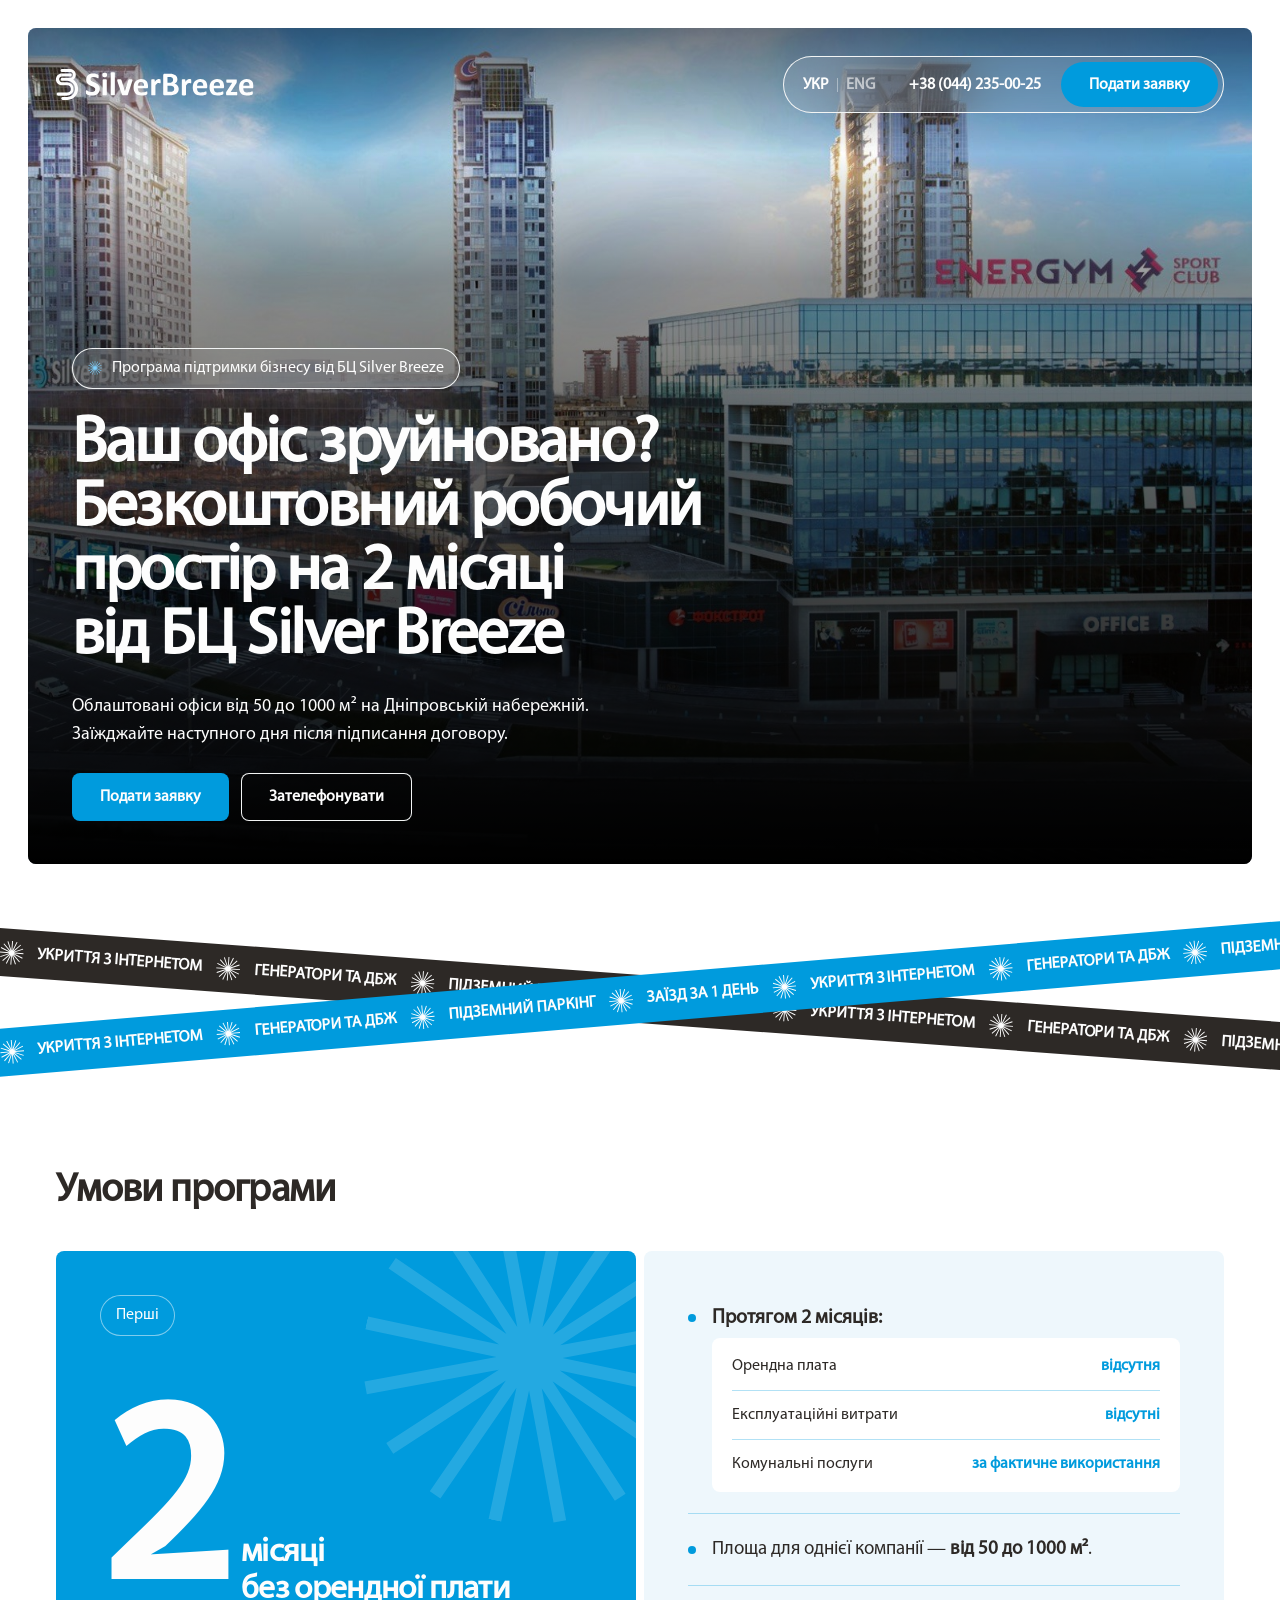
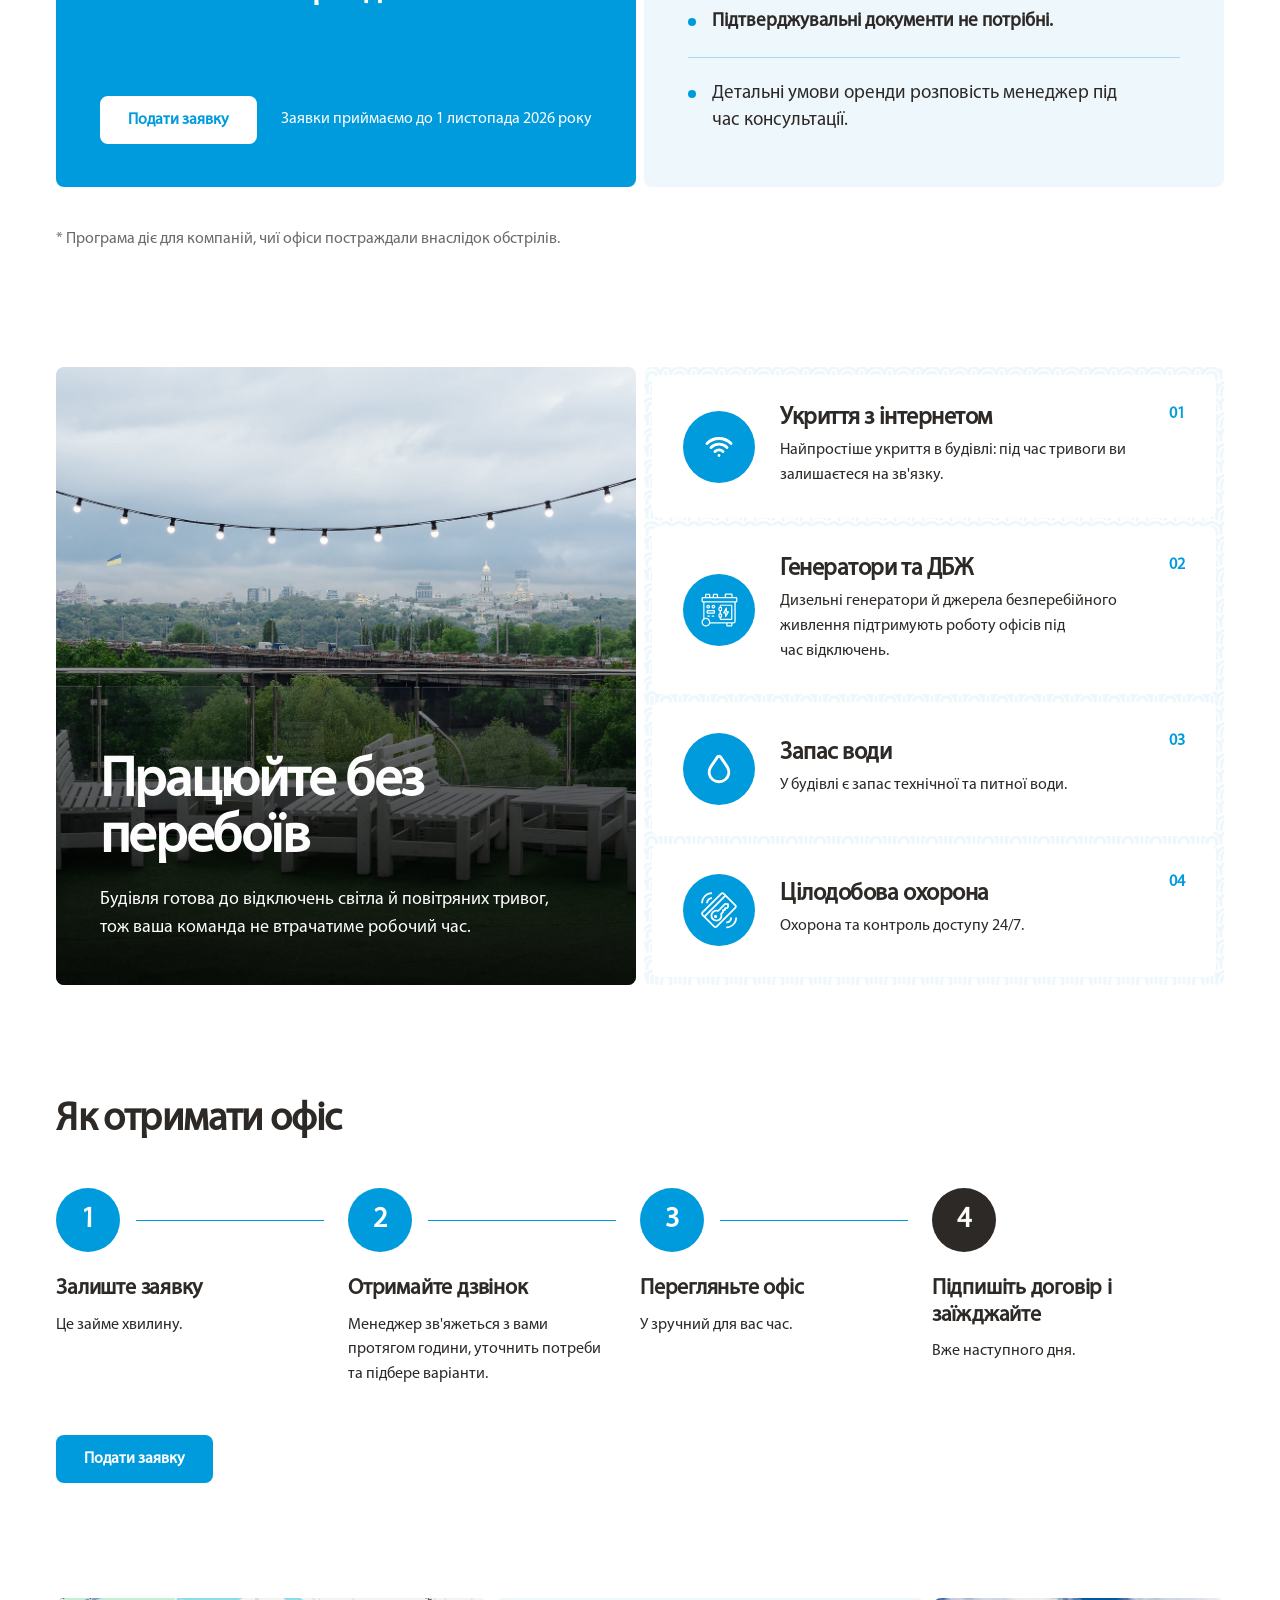
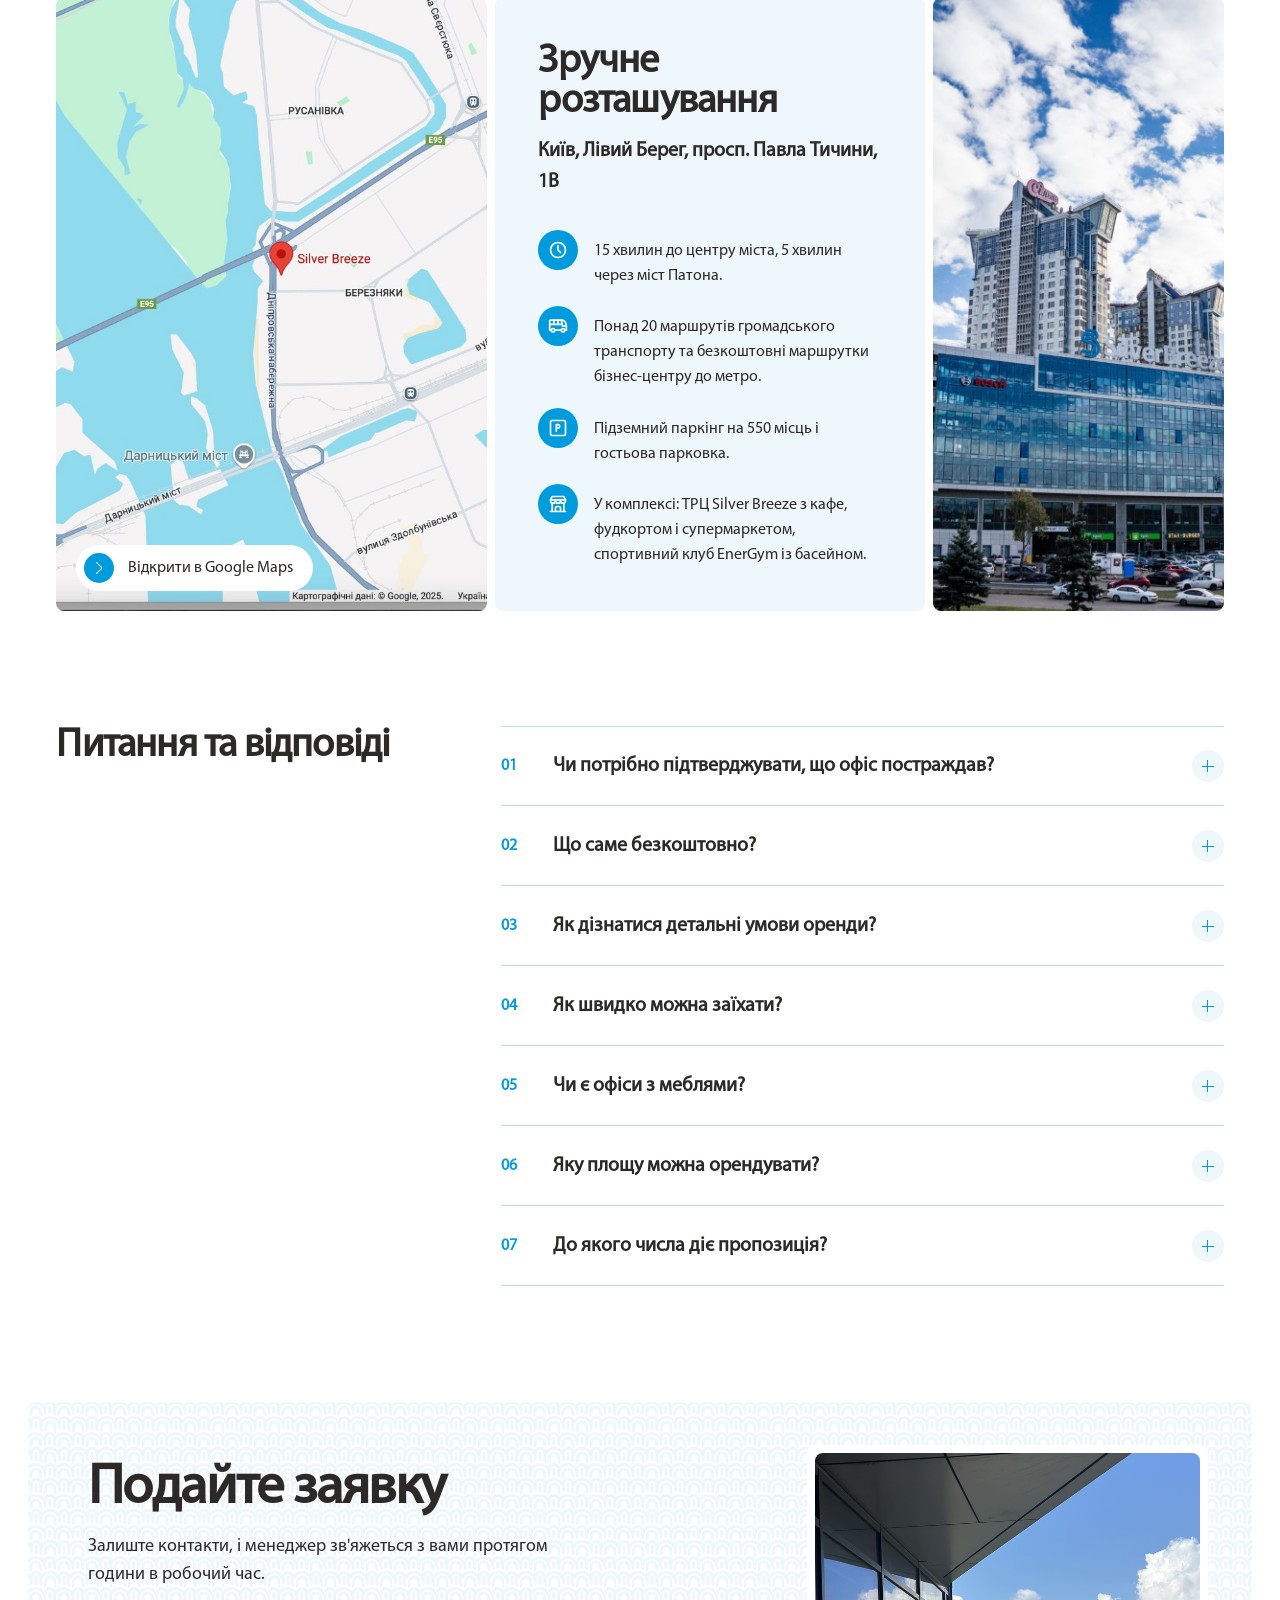
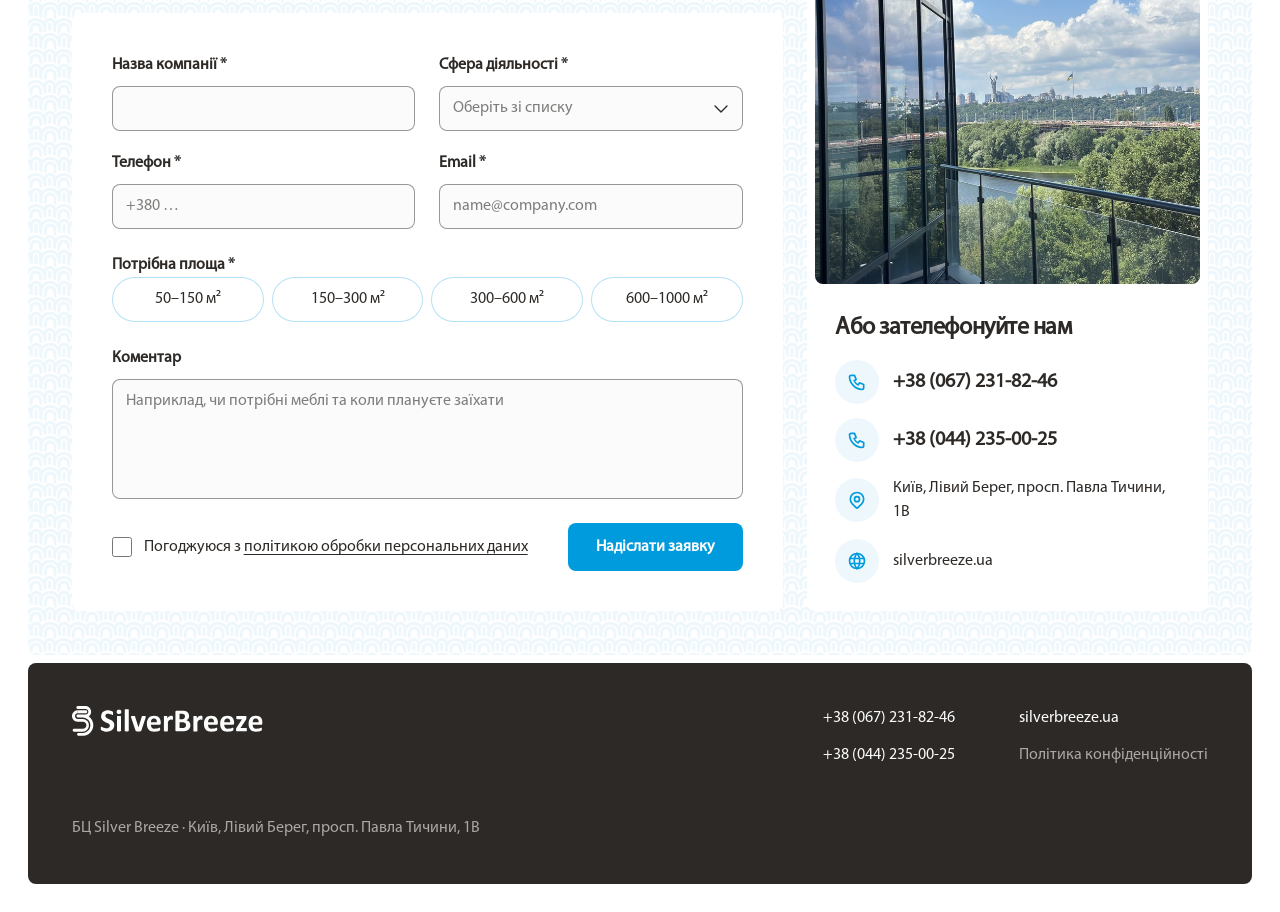
<file: index.html>
<!doctype html>
<html lang="uk">
  <head>
    <meta charset="utf-8" />
    <meta name="viewport" content="width=device-width, initial-scale=1" />
    <title>Silver Breeze — оренда офісів</title>
    <meta name="description" content="Оренда офісів у Silver Breeze, Київ." />
    <link rel="canonical" href="https://SITE_URL/" />
    <link rel="alternate" hreflang="uk" href="https://SITE_URL/" />
    <link rel="alternate" hreflang="en" href="https://SITE_URL/en/" />
    <link rel="alternate" hreflang="x-default" href="https://SITE_URL/" />
    <link rel="icon" href="favicon.ico" sizes="32x32" />
    <link rel="icon" href="assets/favicon/icon.svg" type="image/svg+xml" />
    <link rel="apple-touch-icon" href="assets/favicon/apple-touch-icon.png" />

    <link rel="stylesheet" href="styles/tokens/fonts.css" />
    <link rel="stylesheet" href="styles/tokens/colors.css" />
    <link rel="stylesheet" href="styles/tokens/typography.css" />
    <link rel="stylesheet" href="styles/tokens/spacing.css" />
    <link rel="stylesheet" href="styles/tokens/brand-assets.css" />
    <link rel="stylesheet" href="styles/base.css" />
    <link rel="stylesheet" href="styles/layout.css" />
    <link rel="stylesheet" href="styles/ticker.css" />
    <link rel="stylesheet" href="styles/conditions.css" />
    <link rel="stylesheet" href="styles/uptime.css" />
    <link rel="stylesheet" href="styles/steps.css" />
    <link rel="stylesheet" href="styles/location.css" />
    <link rel="stylesheet" href="styles/faq.css">
    <link rel="stylesheet" href="styles/form.css">
    <link rel="stylesheet" href="styles/footer.css">
    <link rel="stylesheet" href="styles/animations.css" />
    <!-- Meta Pixel Code -->
    <script>
      !function(f,b,e,v,n,t,s)
      {if(f.fbq)return;n=f.fbq=function(){n.callMethod?
      n.callMethod.apply(n,arguments):n.queue.push(arguments)};
      if(!f._fbq)f._fbq=n;n.push=n;n.loaded=!0;n.version='2.0';
      n.queue=[];t=b.createElement(e);t.async=!0;
      t.src=v;s=b.getElementsByTagName(e)[0];
      s.parentNode.insertBefore(t,s)}(window, document,'script',
      'https://connect.facebook.net/en_US/fbevents.js');
      fbq('init', '3673809176104224');
      fbq('track', 'PageView');
    </script>
    <noscript><img height="1" width="1" style="display:none"
      src="https://www.facebook.com/tr?id=3673809176104224&ev=PageView&noscript=1"
    /></noscript>
    <!-- End Meta Pixel Code -->
  </head>
  <body>
    <div class="page">
      <!-- 01–02 Header + hero -->
      <section class="hero" id="top">
        <header class="hero__header">
          <span
            class="sb-logo sb-logo--white"
            role="img"
            aria-label="SilverBreeze"
          ></span>
          <div class="nav-bar">
            <nav class="lang" aria-label="Мова">
              <a href="./" hreflang="uk" aria-current="true">Укр</a>
              <span class="lang__sep" aria-hidden="true"></span>
              <a href="en/" hreflang="en">Eng</a>
            </nav>
            <a class="nav-bar__phone" href="tel:+380442350025"
              >+38 (044) 235-00-25</a
            >
            <a class="btn nav-bar__cta" href="#apply">Подати заявку</a>
          </div>
        </header>
        <div class="hero__body" data-reveal>
          <span class="chip"
            ><span class="chip__icon" aria-hidden="true"></span>Програма
            підтримки бізнесу від БЦ Silver Breeze</span
          >
          <h1>
            Ваш офіс зруйновано? Безкоштовний робочий простір на 2 місяці від
            БЦ Silver Breeze
          </h1>
          <p class="hero__lead">
            Облаштовані офіси від 50 до 1000 м² на Дніпровській набережній.
            Заїжджайте наступного дня після підписання договору.
          </p>
          <div class="hero__actions">
            <a class="btn" href="#apply">Подати заявку</a>
            <a class="btn btn--outline" href="tel:+380442350025"
              >Зателефонувати</a
            >
          </div>
        </div>
      </section>

      <!-- Ticker -->
      <div
        class="ticker"
        role="img"
        aria-label="Заїзд за 1 день · Укриття з інтернетом · Генератори та ДБЖ · Підземний паркінг"
      >
        <div class="ticker__band ticker__band--ink" aria-hidden="true">
          <div class="ticker__track">
            <ul class="ticker__group">
              <li>Заїзд за 1 день</li>
              <li>Укриття з інтернетом</li>
              <li>Генератори та ДБЖ</li>
              <li>Підземний паркінг</li>
            </ul>
          </div>
        </div>
        <div
          class="ticker__band ticker__band--blue ticker__band--reverse"
          aria-hidden="true"
        >
          <div class="ticker__track">
            <ul class="ticker__group">
              <li>Заїзд за 1 день</li>
              <li>Укриття з інтернетом</li>
              <li>Генератори та ДБЖ</li>
              <li>Підземний паркінг</li>
            </ul>
          </div>
        </div>
      </div>

      <!-- 03 Умови програми -->
      <section id="conditions" class="section" data-reveal>
        <div class="section__head">
          <h2 class="section__title">Умови програми</h2>
        </div>
        <div class="conditions__grid">
          <div class="offer">
            <span class="offer__decor" aria-hidden="true"></span>
            <span class="tag">Перші</span>
            <div class="offer__value">
              <span class="offer__num">2</span>
              <span class="offer__unit">місяці<br />без орендної плати</span>
            </div>
            <div class="offer__cta">
              <a class="btn btn--light" href="#apply">Подати заявку</a>
              <span>Заявки приймаємо до 1 листопада 2026 року</span>
            </div>
          </div>
          <ul class="terms">
            <li>
              <div class="terms__body">
                <span class="terms__title">Протягом 2 місяців:</span>
                <dl class="terms__dl">
                  <div>
                    <dt>Орендна плата</dt>
                    <dd>відсутня</dd>
                  </div>
                  <div>
                    <dt>Експлуатаційні витрати</dt>
                    <dd>відсутні</dd>
                  </div>
                  <div>
                    <dt>Комунальні послуги</dt>
                    <dd>за фактичне використання</dd>
                  </div>
                </dl>
              </div>
            </li>
            <li>
              <span
                >Площа для однієї компанії —
                <strong>від 50 до 1000 м²</strong>.</span
              >
            </li>
            <li>
              <span
                ><strong>Підтверджувальні документи не потрібні.</strong></span
              >
            </li>
            <li>
              <span
                >Детальні умови оренди розповість менеджер під час
                консультації.</span
              >
            </li>
          </ul>
        </div>
        <p class="section__note">* Програма діє для компаній, чиї офіси постраждали внаслідок обстрілів.</p>
      </section>

      <!-- 05 Робота без перебоїв -->
      <section id="uptime" class="section" data-reveal>
        <div class="uptime__photo">
          <div class="uptime__text">
            <h2>Працюйте без перебоїв</h2>
            <p>
              Будівля готова до відключень світла й повітряних тривог, тож ваша
              команда не втрачатиме робочий час.
            </p>
          </div>
        </div>
        <ol class="uptime__list sb-pattern">
          <li class="feature">
            <span class="icon-disc" aria-hidden="true"
              ><span class="icon-disc__glyph icon-disc__glyph--wifi"></span
            ></span>
            <div class="feature__body">
              <h3>Укриття з інтернетом</h3>
              <p>
                Найпростіше укриття в будівлі: під час тривоги ви залишаєтеся на
                зв'язку.
              </p>
            </div>
            <span class="feature__num">01</span>
          </li>
          <li class="feature">
            <span class="icon-disc" aria-hidden="true"
              ><span class="sb-ficon sb-ficon--generator"></span
            ></span>
            <div class="feature__body">
              <h3>Генератори та ДБЖ</h3>
              <p>
                Дизельні генератори й джерела безперебійного живлення
                підтримують роботу офісів під час відключень.
              </p>
            </div>
            <span class="feature__num">02</span>
          </li>
          <li class="feature">
            <span class="icon-disc" aria-hidden="true"
              ><span class="icon-disc__glyph icon-disc__glyph--droplet"></span
            ></span>
            <div class="feature__body">
              <h3>Запас води</h3>
              <p>У будівлі є запас технічної та питної води.</p>
            </div>
            <span class="feature__num">03</span>
          </li>
          <li class="feature">
            <span class="icon-disc" aria-hidden="true"
              ><span class="sb-ficon sb-ficon--keycard"></span
            ></span>
            <div class="feature__body">
              <h3>Цілодобова охорона</h3>
              <p>Охорона та контроль доступу 24/7.</p>
            </div>
            <span class="feature__num">04</span>
          </li>
        </ol>
      </section>

      <!-- 06 Як отримати офіс -->
      <section id="steps" class="section" data-reveal>
        <h2 class="section__title">Як отримати офіс</h2>
        <ol class="steps__list">
          <li class="step">
            <div class="step__marker" aria-hidden="true"></div>
            <div class="step__body">
              <h3>Залиште заявку</h3>
              <p>Це займе хвилину.</p>
            </div>
          </li>
          <li class="step">
            <div class="step__marker" aria-hidden="true"></div>
            <div class="step__body">
              <h3>Отримайте дзвінок</h3>
              <p>
                Менеджер зв'яжеться з вами протягом години, уточнить потреби та
                підбере варіанти.
              </p>
            </div>
          </li>
          <li class="step">
            <div class="step__marker" aria-hidden="true"></div>
            <div class="step__body">
              <h3>Перегляньте офіс</h3>
              <p>У зручний для вас час.</p>
            </div>
          </li>
          <li class="step">
            <div class="step__marker" aria-hidden="true"></div>
            <div class="step__body">
              <h3>Підпишіть договір і заїжджайте</h3>
              <p>Вже наступного дня.</p>
            </div>
          </li>
        </ol>
        <div><a class="btn" href="#apply">Подати заявку</a></div>
      </section>

      <!-- 07 Розташування -->
      <section id="location" class="section" data-reveal>
        <a
          class="location__map"
          href="https://www.google.com/maps/search/?api=1&amp;query=Silver+Breeze+%D0%9A%D0%B8%D1%97%D0%B2+%D0%BF%D1%80%D0%BE%D1%81%D0%BF.+%D0%9F%D0%B0%D0%B2%D0%BB%D0%B0+%D0%A2%D0%B8%D1%87%D0%B8%D0%BD%D0%B8+1%D0%92"
          target="_blank"
          rel="noopener"
          aria-label="Відкрити в Google Maps"
        >
          <span class="location__map-link">
            <span class="circle-arrow" aria-hidden="true"
              ><span class="sb-uicon sb-uicon--arrow"></span
            ></span>
            Відкрити в Google Maps
          </span>
        </a>
        <div class="location__info">
          <div class="location__title">
            <h2 class="section__title">Зручне розташування</h2>
            <span class="location__address">Київ, Лівий Берег, просп. Павла Тичини, 1В</span>
          </div>
          <ul class="location__list">
            <li>
              <span class="icon-disc icon-disc--sm" aria-hidden="true"
                ><span class="icon-disc__glyph icon-disc__glyph--clock"></span
              ></span>
              <span
                >15 хвилин до центру міста, 5 хвилин через міст Патона.</span
              >
            </li>
            <li>
              <span class="icon-disc icon-disc--sm" aria-hidden="true"
                ><span class="icon-disc__glyph icon-disc__glyph--bus"></span
              ></span>
              <span
                >Понад 20 маршрутів громадського транспорту та безкоштовні
                маршрутки бізнес-центру до метро.</span
              >
            </li>
            <li>
              <span class="icon-disc icon-disc--sm" aria-hidden="true"
                ><span class="icon-disc__glyph icon-disc__glyph--parking"></span
              ></span>
              <span>Підземний паркінг на 550 місць і гостьова парковка.</span>
            </li>
            <li>
              <span class="icon-disc icon-disc--sm" aria-hidden="true"
                ><span class="icon-disc__glyph icon-disc__glyph--store"></span
              ></span>
              <span
                >У комплексі: ТРЦ Silver Breeze з кафе, фудкортом і
                супермаркетом, спортивний клуб EnerGym із басейном.</span
              >
            </li>
          </ul>
        </div>
        <div class="location__photo" aria-hidden="true"></div>
      </section>

      <!-- 08 FAQ -->
      <section id="faq" class="section" data-reveal>
      <h2 class="section__title">Питання та відповіді</h2>
      <div class="faq__list">
        <details class="faq__item">
          <summary><span class="faq__q">Чи потрібно підтверджувати, що офіс постраждав?</span><span class="faq__toggle" aria-hidden="true"></span></summary>
          <p class="faq__answer">Ні, документи не потрібні.</p>
        </details>
        <details class="faq__item">
          <summary><span class="faq__q">Що саме безкоштовно?</span><span class="faq__toggle" aria-hidden="true"></span></summary>
          <p class="faq__answer">Перші два місяці орендна плата та експлуатаційні витрати відсутні. Комунальні послуги — за фактичне використання.</p>
        </details>
        <details class="faq__item">
          <summary><span class="faq__q">Як дізнатися детальні умови оренди?</span><span class="faq__toggle" aria-hidden="true"></span></summary>
          <p class="faq__answer">Залиште заявку, і менеджер зателефонує вам протягом години та розповість усе про вартість і строки договору.</p>
        </details>
        <details class="faq__item">
          <summary><span class="faq__q">Як швидко можна заїхати?</span><span class="faq__toggle" aria-hidden="true"></span></summary>
          <p class="faq__answer">Наступного дня після підписання договору.</p>
        </details>
        <details class="faq__item">
          <summary><span class="faq__q">Чи є офіси з меблями?</span><span class="faq__toggle" aria-hidden="true"></span></summary>
          <p class="faq__answer">Так, меблі надамо за домовленістю.</p>
        </details>
        <details class="faq__item">
          <summary><span class="faq__q">Яку площу можна орендувати?</span><span class="faq__toggle" aria-hidden="true"></span></summary>
          <p class="faq__answer">Від 50 до 1000 м² для однієї компанії.</p>
        </details>
        <details class="faq__item">
          <summary><span class="faq__q">До якого числа діє пропозиція?</span><span class="faq__toggle" aria-hidden="true"></span></summary>
          <p class="faq__answer">Заявки приймаємо до 1 листопада 2026 року або доки не буде розподілено всі 4000 м².</p>
        </details>
      </div>
    </section>

      <!-- 09 Форма заявки -->
      <section id="apply" class="sb-pattern" data-reveal>
      <div class="apply__main">
        <div class="apply__intro">
          <h2>Подайте заявку</h2>
          <p>Залиште контакти, і менеджер зв'яжеться з вами протягом години в робочий час.</p>
        </div>
        <div class="apply__card">
          <form id="lead-form" novalidate
          data-msg-company="Вкажіть назву компанії"
          data-msg-sphere="Оберіть сферу діяльності"
          data-msg-phone="Вкажіть телефон у форматі +380XXXXXXXXX"
          data-msg-email="Перевірте адресу електронної пошти"
          data-msg-area="Оберіть потрібну площу"
          data-msg-consent="Потрібна згода на обробку персональних даних"
          data-msg-sending="Надсилаємо…"
          data-msg-error="Не вдалося надіслати. Спробуйте ще раз або зателефонуйте нам."
          data-msg-unconfigured="Форма тимчасово недоступна. Зателефонуйте нам: +38 (044) 235-00-25."
          >
            <div class="form__grid">
          <div class="field" data-field="company">
            <label class="field__label" for="f-company">Назва компанії *</label>
            <input class="input" id="f-company" name="company" type="text" autocomplete="organization" aria-describedby="e-company" />
            <span class="field__error" id="e-company"></span>
          </div>
              <div class="field" data-field="sphere">
                <label class="field__label" for="f-sphere">Сфера діяльності *</label>
                <span class="select">
                  <select class="input" id="f-sphere" name="sphere" required aria-describedby="e-sphere">
                    <option value="" disabled selected>Оберіть зі списку</option>
                <option value="IT і технології">IT і технології</option>
                <option value="Професійні послуги">Професійні послуги</option>
                <option value="Торгівля">Торгівля</option>
                <option value="Виробництво">Виробництво</option>
                <option value="Громадська чи міжнародна організація">Громадська чи міжнародна організація</option>
                <option value="Інше">Інше</option>
                  </select>
                </span>
                <span class="field__error" id="e-sphere"></span>
              </div>
          <div class="field" data-field="phone">
            <label class="field__label" for="f-phone">Телефон *</label>
            <input class="input" id="f-phone" name="phone" type="tel" placeholder="+380 …" autocomplete="tel" aria-describedby="e-phone" />
            <span class="field__error" id="e-phone"></span>
          </div>
          <div class="field" data-field="email">
            <label class="field__label" for="f-email">Email *</label>
            <input class="input" id="f-email" name="email" type="email" placeholder="name@company.com" autocomplete="email" aria-describedby="e-email" />
            <span class="field__error" id="e-email"></span>
          </div>
            </div>
            <fieldset class="field" data-field="area" aria-describedby="e-area">
              <legend class="field__label">Потрібна площа *</legend>
              <div class="pills">
              <label class="pill"><input type="radio" name="area" value="50–150 м²" /><span>50–150 м²</span></label>
              <label class="pill"><input type="radio" name="area" value="150–300 м²" /><span>150–300 м²</span></label>
              <label class="pill"><input type="radio" name="area" value="300–600 м²" /><span>300–600 м²</span></label>
              <label class="pill"><input type="radio" name="area" value="600–1000 м²" /><span>600–1000 м²</span></label>
              </div>
              <span class="field__error" id="e-area"></span>
            </fieldset>
            <div class="field">
              <label class="field__label" for="f-comment">Коментар</label>
              <textarea class="input" id="f-comment" name="comment" placeholder="Наприклад, чи потрібні меблі та коли плануєте заїхати"></textarea>
            </div>
            <!-- honeypot: hidden from humans, bots fill it -->
            <input class="hp" name="website" type="text" tabindex="-1" autocomplete="off" aria-hidden="true" />
            <div class="form__footer">
              <div class="consent" data-field="consent">
                <label><input type="checkbox" name="consent" value="yes" aria-describedby="e-consent" /><span>Погоджуюся з <a href="https://silverbreeze.ua/polityka-konfidenczijnosti/" target="_blank" rel="noopener">політикою обробки персональних даних</a></span></label>
                <span class="field__error" id="e-consent"></span>
              </div>
              <button class="btn" type="submit">Надіслати заявку</button>
            </div>
            <p class="form__status" role="alert"></p>
          </form>
          <div class="form__done" id="lead-done" tabindex="-1" role="status" hidden>
            <span class="circle-arrow" aria-hidden="true"><span class="sb-uicon sb-uicon--arrow"></span></span>
            <strong>Дякуємо! Заявку отримано.</strong>
            <span>Менеджер зателефонує вам протягом години.</span>
          </div>
        </div>
      </div>
      <aside class="apply__side">
        <div class="apply__photo" aria-hidden="true"></div>
        <div class="apply__contacts">
          <h3>Або зателефонуйте нам</h3>
          <ul class="contact-list">
            <li><span class="icon-disc icon-disc--md icon-disc--soft" aria-hidden="true"><span class="icon-disc__glyph icon-disc__glyph--phone"></span></span><a class="contact-list__phone" href="tel:+380672318246">+38 (067) 231-82-46</a></li>
            <li><span class="icon-disc icon-disc--md icon-disc--soft" aria-hidden="true"><span class="icon-disc__glyph icon-disc__glyph--phone"></span></span><a class="contact-list__phone" href="tel:+380442350025">+38 (044) 235-00-25</a></li>
            <li><span class="icon-disc icon-disc--md icon-disc--soft" aria-hidden="true"><span class="icon-disc__glyph icon-disc__glyph--pin"></span></span><span>Київ, Лівий Берег, просп. Павла Тичини, 1В</span></li>
            <li><span class="icon-disc icon-disc--md icon-disc--soft" aria-hidden="true"><span class="icon-disc__glyph icon-disc__glyph--world"></span></span><a href="https://silverbreeze.ua" target="_blank" rel="noopener">silverbreeze.ua</a></li>
          </ul>
        </div>
      </aside>
    </section>

      <!-- 10 Footer -->
      <footer class="footer">
        <div class="footer__top">
          <span class="sb-logo sb-logo--white" role="img" aria-label="SilverBreeze"></span>
          <div class="footer__cols">
            <div class="footer__col">
              <a href="tel:+380672318246">+38 (067) 231-82-46</a>
              <a href="tel:+380442350025">+38 (044) 235-00-25</a>
            </div>
            <div class="footer__col">
              <a href="https://silverbreeze.ua" target="_blank" rel="noopener">silverbreeze.ua</a>
              <a class="footer__muted" href="https://silverbreeze.ua/polityka-konfidenczijnosti/" target="_blank" rel="noopener">Політика конфіденційності</a>
            </div>
          </div>
        </div>
        <span class="footer__address">БЦ Silver Breeze · Київ, Лівий Берег, просп. Павла Тичини, 1В</span>
      </footer>
    </div>

    <div class="sticky-bar">
      <a class="btn" href="#apply">Подати заявку</a>
      <a class="sticky-bar__call" href="tel:+380442350025">Зателефонувати</a>
    </div>

    <script src="js/config.js"></script>
    <script src="js/animations.js" defer></script>
    <script src="js/form.js" defer></script>
  </body>
</html>
</file>
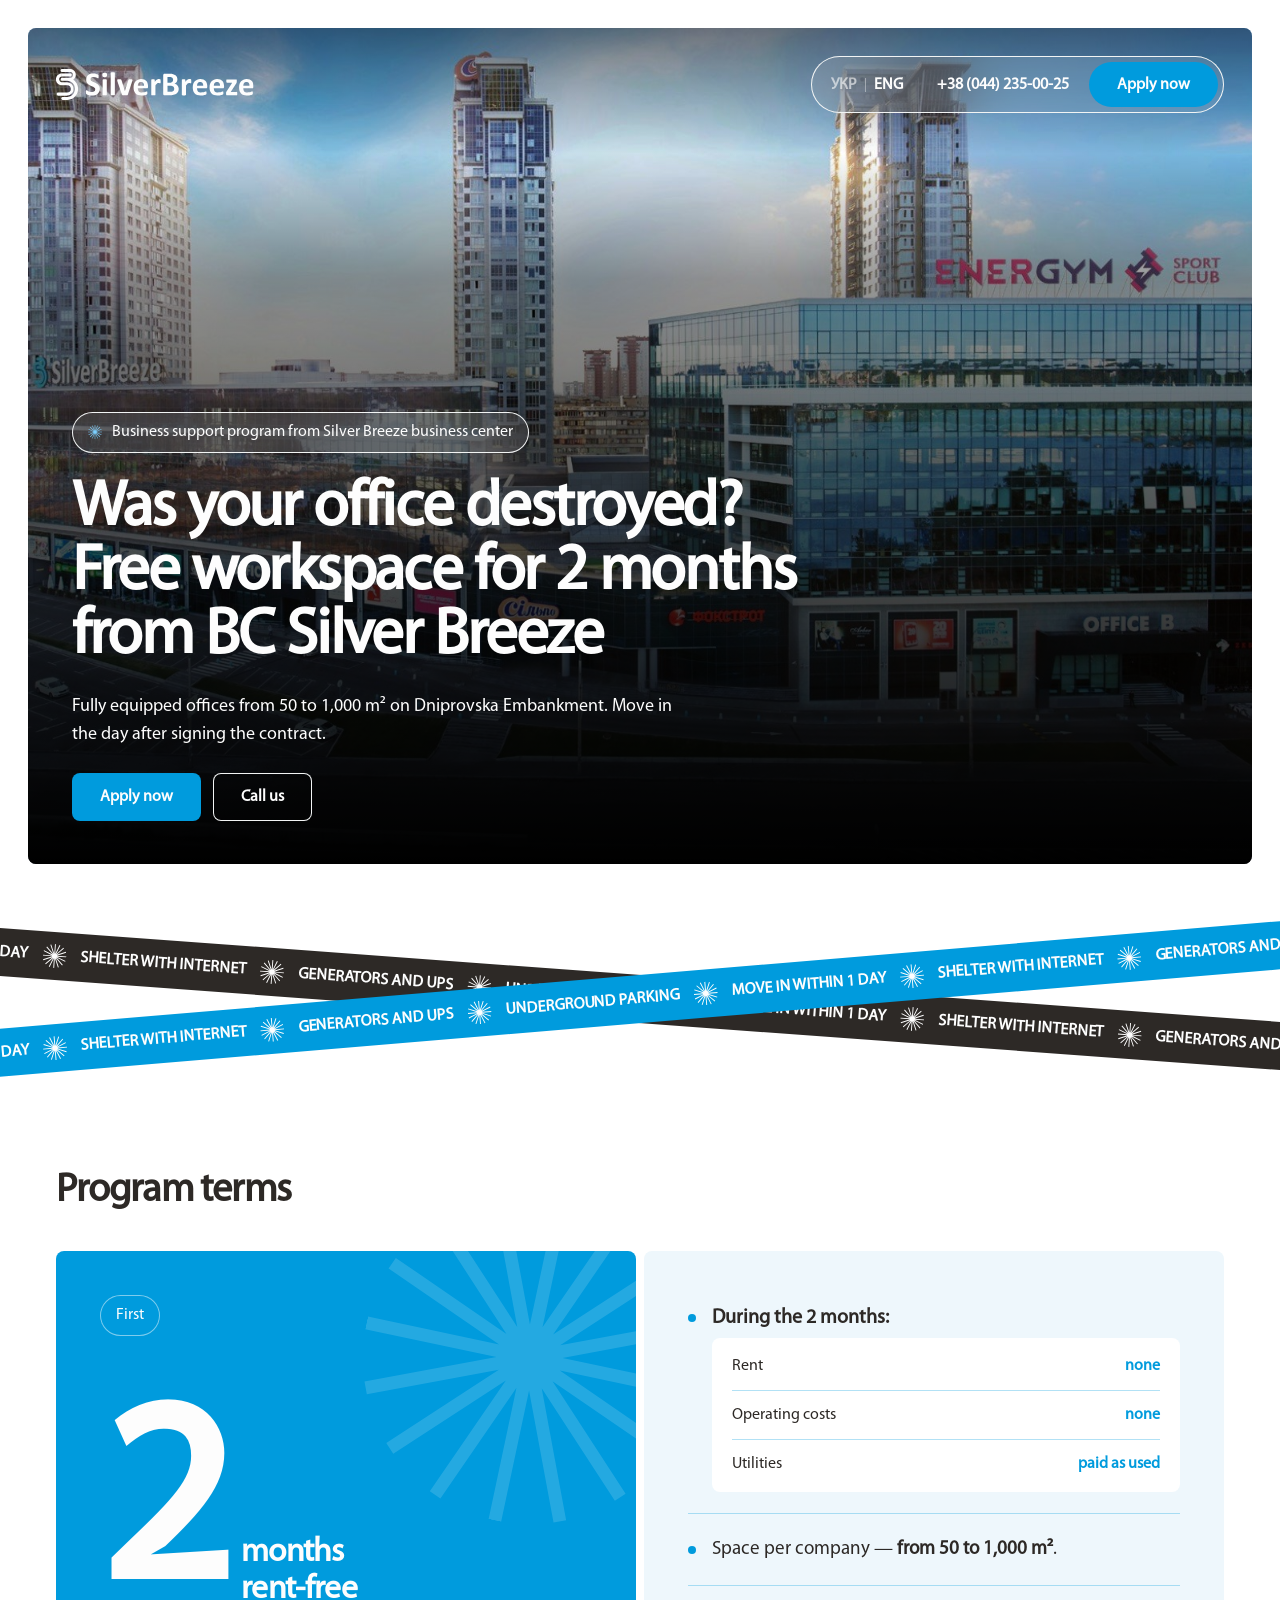
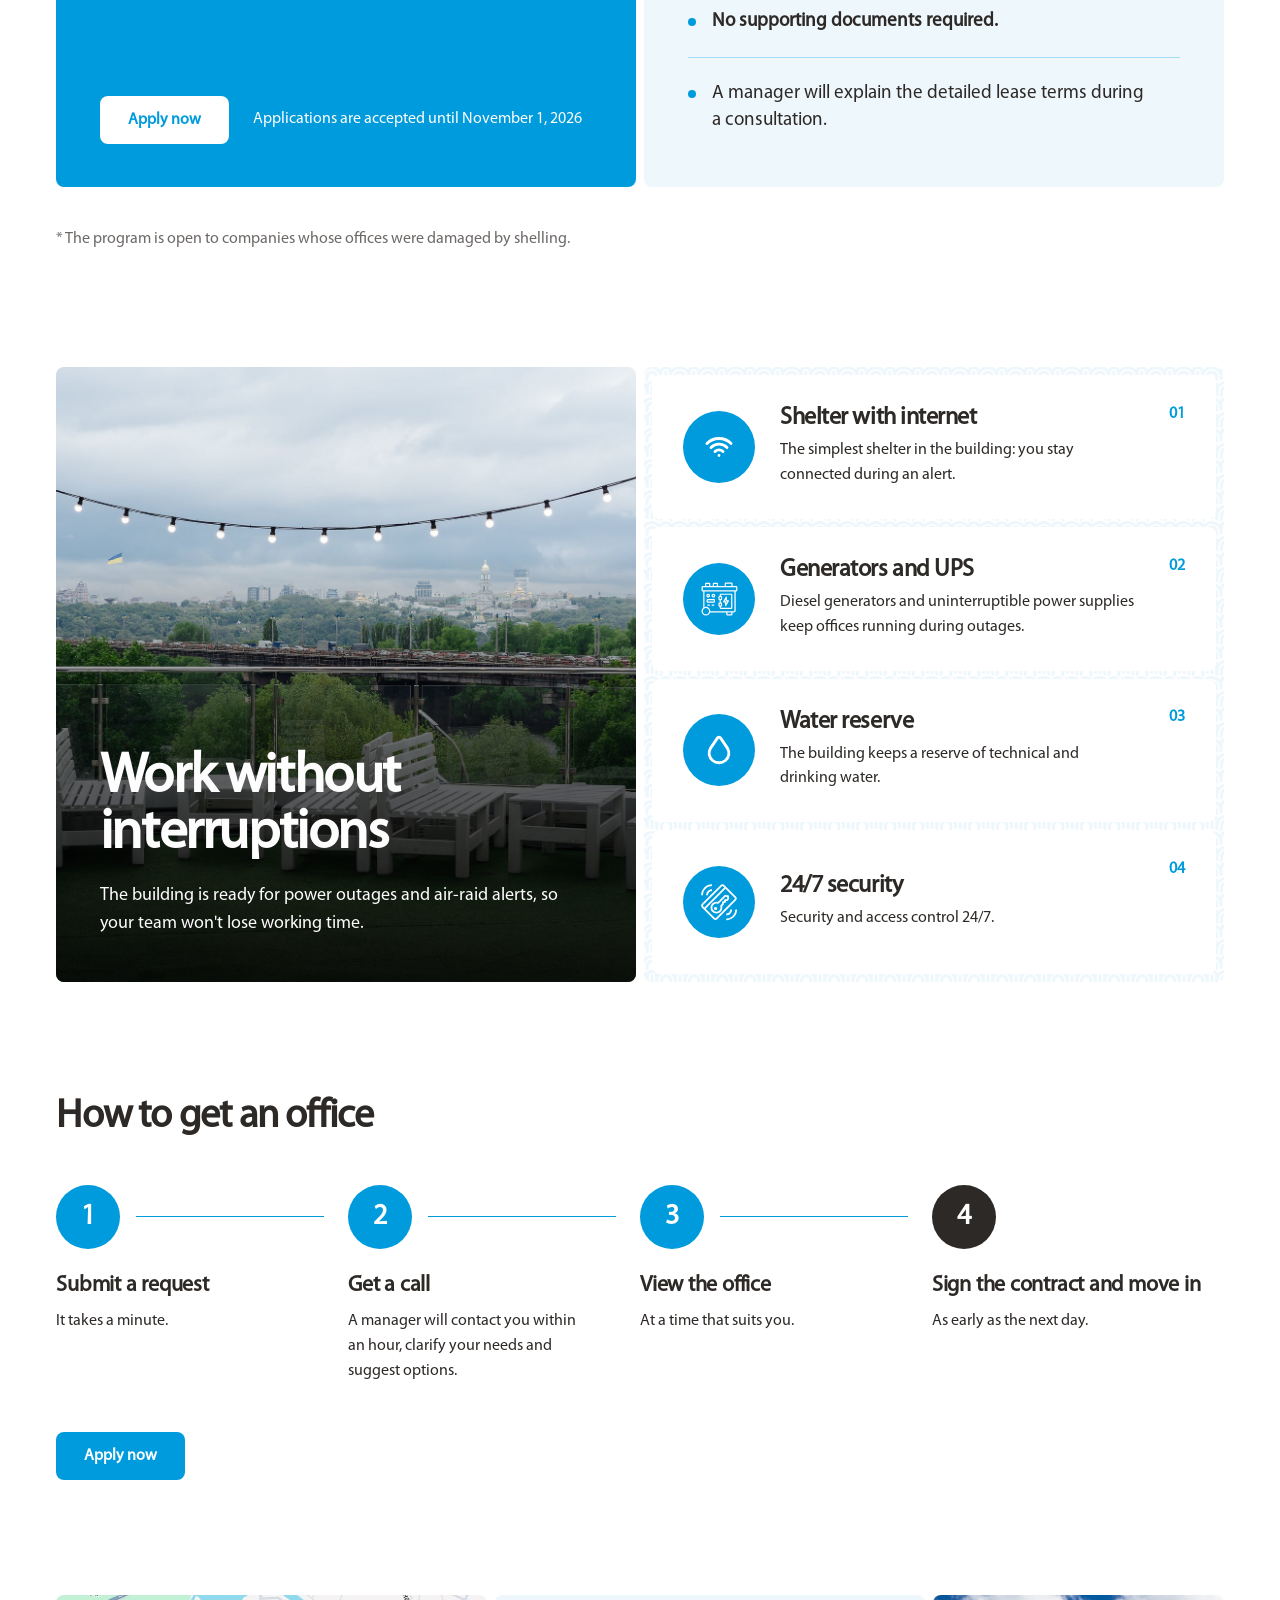
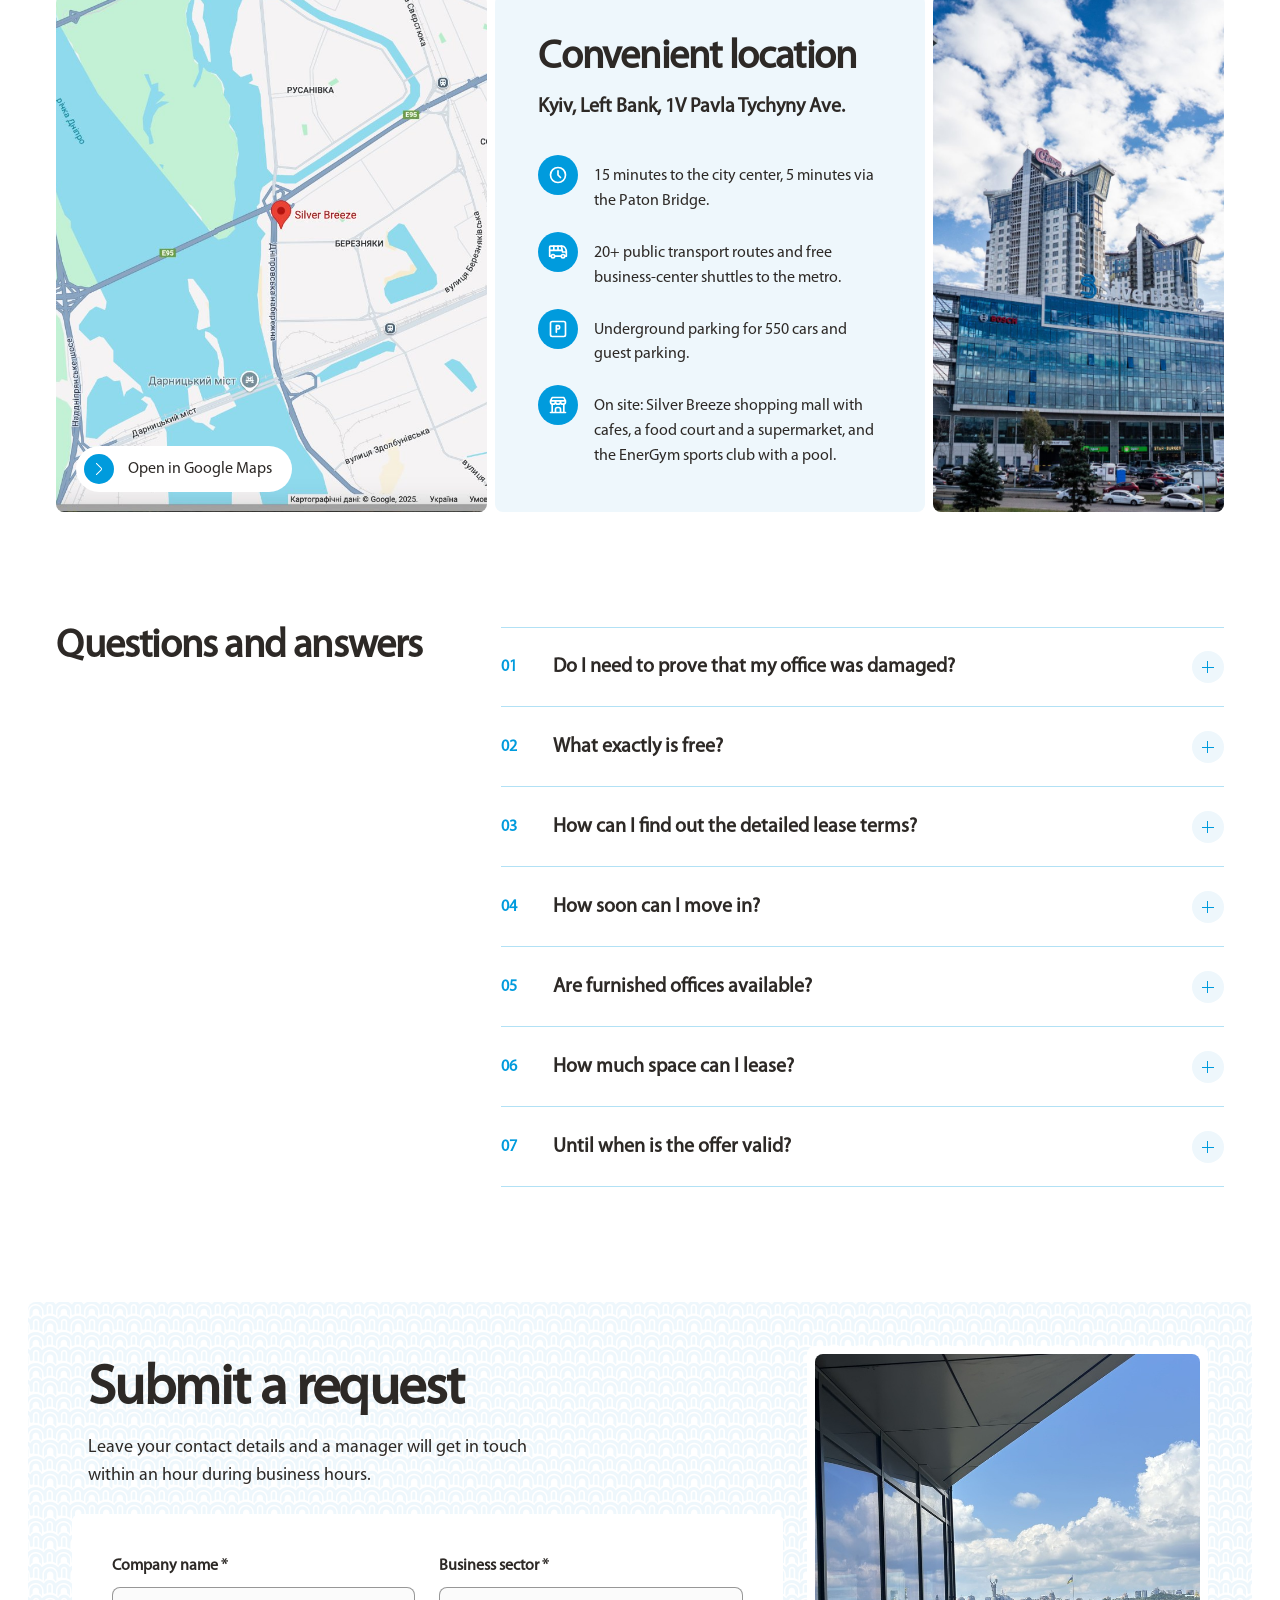
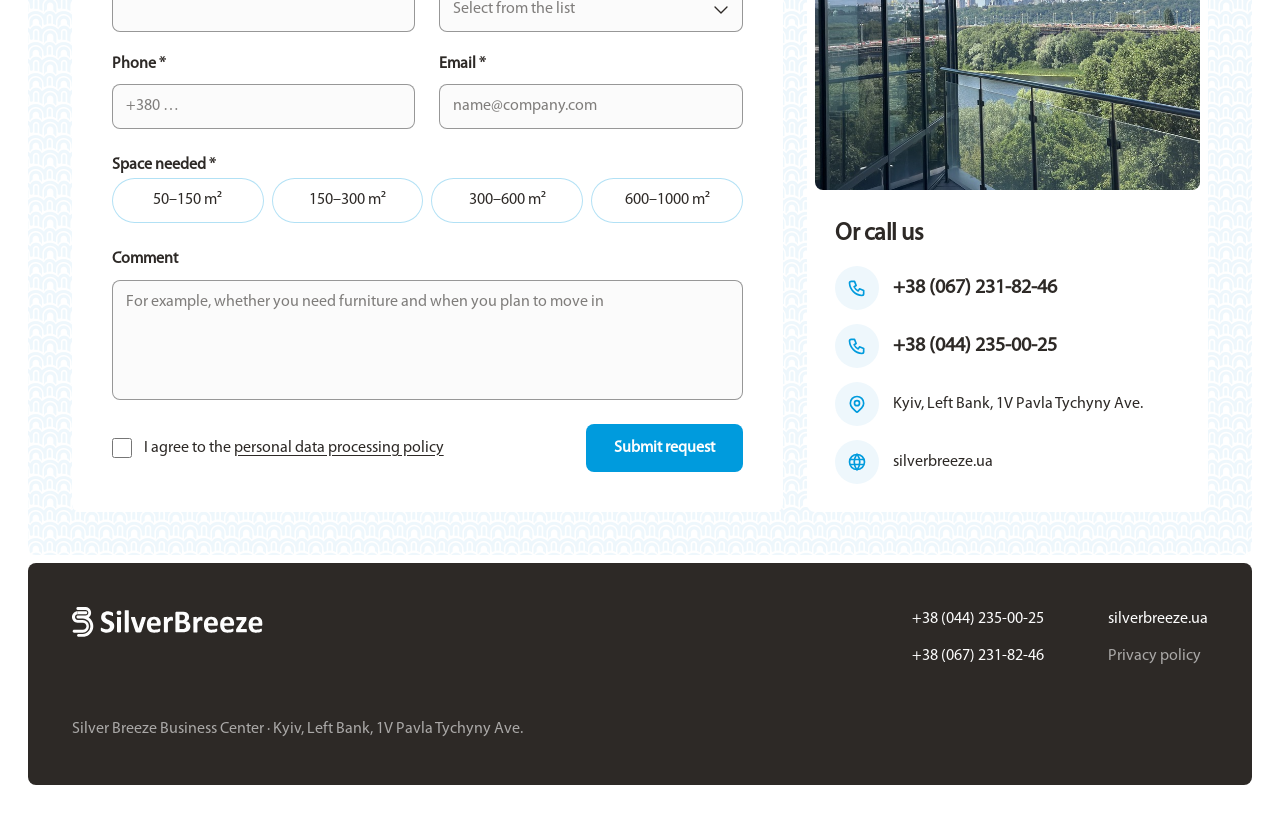
<file: en/index.html>
<!DOCTYPE html>
<html lang="en">
<head>
  <meta charset="utf-8">
  <meta name="viewport" content="width=device-width, initial-scale=1">
  <title>Silver Breeze — office leasing</title>
  <meta name="description" content="Office leasing at Silver Breeze, Kyiv.">
  <link rel="canonical" href="https://SITE_URL/en/">
  <link rel="alternate" hreflang="uk" href="https://SITE_URL/">
  <link rel="alternate" hreflang="en" href="https://SITE_URL/en/">
  <link rel="alternate" hreflang="x-default" href="https://SITE_URL/">
  <link rel="icon" href="../favicon.ico" sizes="32x32" />
    <link rel="icon" href="../assets/favicon/icon.svg" type="image/svg+xml" />
    <link rel="apple-touch-icon" href="../assets/favicon/apple-touch-icon.png" />

  <link rel="stylesheet" href="../styles/tokens/fonts.css">
  <link rel="stylesheet" href="../styles/tokens/colors.css">
  <link rel="stylesheet" href="../styles/tokens/typography.css">
  <link rel="stylesheet" href="../styles/tokens/spacing.css">
  <link rel="stylesheet" href="../styles/tokens/brand-assets.css">
  <link rel="stylesheet" href="../styles/base.css">
  <link rel="stylesheet" href="../styles/layout.css">
  <link rel="stylesheet" href="../styles/ticker.css">
  <link rel="stylesheet" href="../styles/conditions.css">
  <link rel="stylesheet" href="../styles/uptime.css">
  <link rel="stylesheet" href="../styles/steps.css">
  <link rel="stylesheet" href="../styles/location.css">
  <link rel="stylesheet" href="../styles/faq.css">
  <link rel="stylesheet" href="../styles/form.css">
  <link rel="stylesheet" href="../styles/footer.css">
  <link rel="stylesheet" href="../styles/animations.css">
    <!-- Meta Pixel Code -->
    <script>
      !function(f,b,e,v,n,t,s)
      {if(f.fbq)return;n=f.fbq=function(){n.callMethod?
      n.callMethod.apply(n,arguments):n.queue.push(arguments)};
      if(!f._fbq)f._fbq=n;n.push=n;n.loaded=!0;n.version='2.0';
      n.queue=[];t=b.createElement(e);t.async=!0;
      t.src=v;s=b.getElementsByTagName(e)[0];
      s.parentNode.insertBefore(t,s)}(window, document,'script',
      'https://connect.facebook.net/en_US/fbevents.js');
      fbq('init', '3673809176104224');
      fbq('track', 'PageView');
    </script>
    <noscript><img height="1" width="1" style="display:none"
      src="https://www.facebook.com/tr?id=3673809176104224&ev=PageView&noscript=1"
    /></noscript>
    <!-- End Meta Pixel Code -->
</head>
<body>
  <div class="page">

    <!-- 01–02 Header + hero -->
    <section class="hero" id="top">
      <header class="hero__header">
        <span class="sb-logo sb-logo--white" role="img" aria-label="SilverBreeze"></span>
        <div class="nav-bar">
          <nav class="lang" aria-label="Language">
            <a href="../" hreflang="uk">Укр</a>
            <span class="lang__sep" aria-hidden="true"></span>
            <a href="./" hreflang="en" aria-current="true">Eng</a>
          </nav>
          <a class="nav-bar__phone" href="tel:+380442350025">+38 (044) 235-00-25</a>
          <a class="btn nav-bar__cta" href="#apply">Apply now</a>
        </div>
      </header>
      <div class="hero__body" data-reveal>
        <span class="chip"><span class="chip__icon" aria-hidden="true"></span>Business support program from Silver Breeze business center</span>
        <h1>Was your office destroyed? Free workspace for 2 months from BC Silver Breeze</h1>
        <p class="hero__lead">Fully equipped offices from 50 to 1,000 m² on Dniprovska Embankment. Move in the day after signing the contract.</p>
        <div class="hero__actions">
          <a class="btn" href="#apply">Apply now</a>
          <a class="btn btn--outline" href="tel:+380442350025">Call us</a>
        </div>
      </div>
    </section>

    <!-- Ticker -->
    <div class="ticker" role="img" aria-label="Move in within 1 day · Shelter with internet · Generators and UPS · Underground parking">
      <div class="ticker__band ticker__band--ink" aria-hidden="true">
        <div class="ticker__track">
          <ul class="ticker__group">
            <li>Move in within 1 day</li>
            <li>Shelter with internet</li>
            <li>Generators and UPS</li>
            <li>Underground parking</li>
          </ul>
        </div>
      </div>
      <div class="ticker__band ticker__band--blue ticker__band--reverse" aria-hidden="true">
        <div class="ticker__track">
          <ul class="ticker__group">
            <li>Move in within 1 day</li>
            <li>Shelter with internet</li>
            <li>Generators and UPS</li>
            <li>Underground parking</li>
          </ul>
        </div>
      </div>
    </div>


    <!-- 03 Program terms -->
    <section id="conditions" class="section" data-reveal>
      <div class="section__head">
        <h2 class="section__title">Program terms</h2>
      </div>
      <div class="conditions__grid">
        <div class="offer">
          <span class="offer__decor" aria-hidden="true"></span>
          <span class="tag">First</span>
          <div class="offer__value">
            <span class="offer__num">2</span>
            <span class="offer__unit">months<br>rent-free</span>
          </div>
          <div class="offer__cta">
            <a class="btn btn--light" href="#apply">Apply now</a>
            <span>Applications are accepted until November 1, 2026</span>
          </div>
        </div>
        <ul class="terms">
          <li>
            <div class="terms__body">
              <span class="terms__title">During the 2 months:</span>
              <dl class="terms__dl">
                <div><dt>Rent</dt><dd>none</dd></div>
                <div><dt>Operating costs</dt><dd>none</dd></div>
                <div><dt>Utilities</dt><dd>paid as used</dd></div>
              </dl>
            </div>
          </li>
          <li><span>Space per company — <strong>from 50 to 1,000 m²</strong>.</span></li>
          <li><span><strong>No supporting documents required.</strong></span></li>
          <li><span>A manager will explain the detailed lease terms during a consultation.</span></li>
        </ul>
      </div>
      <p class="section__note">* The program is open to companies whose offices were damaged by shelling.</p>
    </section>

    <!-- 05 Uninterrupted operation -->
    <section id="uptime" class="section" data-reveal>
      <div class="uptime__photo">
        <div class="uptime__text">
          <h2>Work without interruptions</h2>
          <p>The building is ready for power outages and air-raid alerts, so your team won't lose working time.</p>
        </div>
      </div>
      <ol class="uptime__list sb-pattern">
          <li class="feature">
            <span class="icon-disc" aria-hidden="true"><span class="icon-disc__glyph icon-disc__glyph--wifi"></span></span>
            <div class="feature__body">
              <h3>Shelter with internet</h3>
              <p>The simplest shelter in the building: you stay connected during an alert.</p>
            </div>
            <span class="feature__num">01</span>
          </li>
          <li class="feature">
            <span class="icon-disc" aria-hidden="true"><span class="sb-ficon sb-ficon--generator"></span></span>
            <div class="feature__body">
              <h3>Generators and UPS</h3>
              <p>Diesel generators and uninterruptible power supplies keep offices running during outages.</p>
            </div>
            <span class="feature__num">02</span>
          </li>
          <li class="feature">
            <span class="icon-disc" aria-hidden="true"><span class="icon-disc__glyph icon-disc__glyph--droplet"></span></span>
            <div class="feature__body">
              <h3>Water reserve</h3>
              <p>The building keeps a reserve of technical and drinking water.</p>
            </div>
            <span class="feature__num">03</span>
          </li>
          <li class="feature">
            <span class="icon-disc" aria-hidden="true"><span class="sb-ficon sb-ficon--keycard"></span></span>
            <div class="feature__body">
              <h3>24/7 security</h3>
              <p>Security and access control 24/7.</p>
            </div>
            <span class="feature__num">04</span>
          </li>
      </ol>
    </section>

    <!-- 06 How to get an office -->
    <section id="steps" class="section" data-reveal>
      <h2 class="section__title">How to get an office</h2>
      <ol class="steps__list">
        <li class="step">
          <div class="step__marker" aria-hidden="true"></div>
          <div class="step__body">
            <h3>Submit a request</h3>
            <p>It takes a minute.</p>
          </div>
        </li>
        <li class="step">
          <div class="step__marker" aria-hidden="true"></div>
          <div class="step__body">
            <h3>Get a call</h3>
            <p>A manager will contact you within an hour, clarify your needs and suggest options.</p>
          </div>
        </li>
        <li class="step">
          <div class="step__marker" aria-hidden="true"></div>
          <div class="step__body">
            <h3>View the office</h3>
            <p>At a time that suits you.</p>
          </div>
        </li>
        <li class="step">
          <div class="step__marker" aria-hidden="true"></div>
          <div class="step__body">
            <h3>Sign the contract and move in</h3>
            <p>As early as the next day.</p>
          </div>
        </li>
      </ol>
      <div><a class="btn" href="#apply">Apply now</a></div>
    </section>

    <!-- 07 Location -->
    <section id="location" class="section" data-reveal>
      <a class="location__map" href="https://www.google.com/maps/search/?api=1&amp;query=Silver+Breeze+%D0%9A%D0%B8%D1%97%D0%B2+%D0%BF%D1%80%D0%BE%D1%81%D0%BF.+%D0%9F%D0%B0%D0%B2%D0%BB%D0%B0+%D0%A2%D0%B8%D1%87%D0%B8%D0%BD%D0%B8+1%D0%92" target="_blank" rel="noopener" aria-label="Open in Google Maps">
        <span class="location__map-link">
          <span class="circle-arrow" aria-hidden="true"><span class="sb-uicon sb-uicon--arrow"></span></span>
          Open in Google Maps
        </span>
      </a>
      <div class="location__info">
        <div class="location__title">
          <h2 class="section__title">Convenient location</h2>
          <span class="location__address">Kyiv, Left Bank, 1V Pavla Tychyny Ave.</span>
        </div>
        <ul class="location__list">
          <li>
            <span class="icon-disc icon-disc--sm" aria-hidden="true"><span class="icon-disc__glyph icon-disc__glyph--clock"></span></span>
            <span>15 minutes to the city center, 5 minutes via the Paton Bridge.</span>
          </li>
          <li>
            <span class="icon-disc icon-disc--sm" aria-hidden="true"><span class="icon-disc__glyph icon-disc__glyph--bus"></span></span>
            <span>20+ public transport routes and free business-center shuttles to the metro.</span>
          </li>
          <li>
            <span class="icon-disc icon-disc--sm" aria-hidden="true"><span class="icon-disc__glyph icon-disc__glyph--parking"></span></span>
            <span>Underground parking for 550 cars and guest parking.</span>
          </li>
          <li>
            <span class="icon-disc icon-disc--sm" aria-hidden="true"><span class="icon-disc__glyph icon-disc__glyph--store"></span></span>
            <span>On site: Silver Breeze shopping mall with cafes, a food court and a supermarket, and the EnerGym sports club with a pool.</span>
          </li>
        </ul>
      </div>
      <div class="location__photo" aria-hidden="true"></div>
    </section>

    <!-- 08 FAQ -->
    <section id="faq" class="section" data-reveal>
      <h2 class="section__title">Questions and answers</h2>
      <div class="faq__list">
        <details class="faq__item">
          <summary><span class="faq__q">Do I need to prove that my office was damaged?</span><span class="faq__toggle" aria-hidden="true"></span></summary>
          <p class="faq__answer">No, no documents are required.</p>
        </details>
        <details class="faq__item">
          <summary><span class="faq__q">What exactly is free?</span><span class="faq__toggle" aria-hidden="true"></span></summary>
          <p class="faq__answer">For the first two months there is no rent or operating costs. Utilities are paid as used.</p>
        </details>
        <details class="faq__item">
          <summary><span class="faq__q">How can I find out the detailed lease terms?</span><span class="faq__toggle" aria-hidden="true"></span></summary>
          <p class="faq__answer">Submit a request and a manager will call you within an hour and explain everything about the cost and the contract terms.</p>
        </details>
        <details class="faq__item">
          <summary><span class="faq__q">How soon can I move in?</span><span class="faq__toggle" aria-hidden="true"></span></summary>
          <p class="faq__answer">The day after the contract is signed.</p>
        </details>
        <details class="faq__item">
          <summary><span class="faq__q">Are furnished offices available?</span><span class="faq__toggle" aria-hidden="true"></span></summary>
          <p class="faq__answer">Yes, furniture can be provided by agreement.</p>
        </details>
        <details class="faq__item">
          <summary><span class="faq__q">How much space can I lease?</span><span class="faq__toggle" aria-hidden="true"></span></summary>
          <p class="faq__answer">From 50 to 1,000 m² per company.</p>
        </details>
        <details class="faq__item">
          <summary><span class="faq__q">Until when is the offer valid?</span><span class="faq__toggle" aria-hidden="true"></span></summary>
          <p class="faq__answer">Applications are accepted until November 1, 2026, or until all 4,000 m² have been allocated.</p>
        </details>
      </div>
    </section>

    <!-- 09 Форма заявки -->
    <section id="apply" class="sb-pattern" data-reveal>
      <div class="apply__main">
        <div class="apply__intro">
          <h2>Submit a request</h2>
          <p>Leave your contact details and a manager will get in touch within an hour during business hours.</p>
        </div>
        <div class="apply__card">
          <form id="lead-form" novalidate
          data-msg-company="Enter your company name"
          data-msg-sphere="Select your business sector"
          data-msg-phone="Enter a phone number in the format +380XXXXXXXXX"
          data-msg-email="Check your email address"
          data-msg-area="Select the space you need"
          data-msg-consent="Consent to personal data processing is required"
          data-msg-sending="Sending…"
          data-msg-error="Could not send. Please try again or call us."
          data-msg-unconfigured="The form is temporarily unavailable. Please call us: +38 (044) 235-00-25."
          >
            <div class="form__grid">
          <div class="field" data-field="company">
            <label class="field__label" for="f-company">Company name *</label>
            <input class="input" id="f-company" name="company" type="text" autocomplete="organization" aria-describedby="e-company" />
            <span class="field__error" id="e-company"></span>
          </div>
              <div class="field" data-field="sphere">
                <label class="field__label" for="f-sphere">Business sector *</label>
                <span class="select">
                  <select class="input" id="f-sphere" name="sphere" required aria-describedby="e-sphere">
                    <option value="" disabled selected>Select from the list</option>
                <option value="IT і технології">IT and technology</option>
                <option value="Професійні послуги">Professional services</option>
                <option value="Торгівля">Retail</option>
                <option value="Виробництво">Manufacturing</option>
                <option value="Громадська чи міжнародна організація">Public or international organization</option>
                <option value="Інше">Other</option>
                  </select>
                </span>
                <span class="field__error" id="e-sphere"></span>
              </div>
          <div class="field" data-field="phone">
            <label class="field__label" for="f-phone">Phone *</label>
            <input class="input" id="f-phone" name="phone" type="tel" placeholder="+380 …" autocomplete="tel" aria-describedby="e-phone" />
            <span class="field__error" id="e-phone"></span>
          </div>
          <div class="field" data-field="email">
            <label class="field__label" for="f-email">Email *</label>
            <input class="input" id="f-email" name="email" type="email" placeholder="name@company.com" autocomplete="email" aria-describedby="e-email" />
            <span class="field__error" id="e-email"></span>
          </div>
            </div>
            <fieldset class="field" data-field="area" aria-describedby="e-area">
              <legend class="field__label">Space needed *</legend>
              <div class="pills">
              <label class="pill"><input type="radio" name="area" value="50–150 м²" /><span>50–150 m²</span></label>
              <label class="pill"><input type="radio" name="area" value="150–300 м²" /><span>150–300 m²</span></label>
              <label class="pill"><input type="radio" name="area" value="300–600 м²" /><span>300–600 m²</span></label>
              <label class="pill"><input type="radio" name="area" value="600–1000 м²" /><span>600–1000 m²</span></label>
              </div>
              <span class="field__error" id="e-area"></span>
            </fieldset>
            <div class="field">
              <label class="field__label" for="f-comment">Comment</label>
              <textarea class="input" id="f-comment" name="comment" placeholder="For example, whether you need furniture and when you plan to move in"></textarea>
            </div>
            <!-- honeypot: hidden from humans, bots fill it -->
            <input class="hp" name="website" type="text" tabindex="-1" autocomplete="off" aria-hidden="true" />
            <div class="form__footer">
              <div class="consent" data-field="consent">
                <label><input type="checkbox" name="consent" value="yes" aria-describedby="e-consent" /><span>I agree to the <a href="https://silverbreeze.ua/en/privacy-policy/" target="_blank" rel="noopener">personal data processing policy</a></span></label>
                <span class="field__error" id="e-consent"></span>
              </div>
              <button class="btn" type="submit">Submit request</button>
            </div>
            <p class="form__status" role="alert"></p>
          </form>
          <div class="form__done" id="lead-done" tabindex="-1" role="status" hidden>
            <span class="circle-arrow" aria-hidden="true"><span class="sb-uicon sb-uicon--arrow"></span></span>
            <strong>Thank you! Your request has been received.</strong>
            <span>A manager will call you within an hour.</span>
          </div>
        </div>
      </div>
      <aside class="apply__side">
        <div class="apply__photo" aria-hidden="true"></div>
        <div class="apply__contacts">
          <h3>Or call us</h3>
          <ul class="contact-list">
            <li><span class="icon-disc icon-disc--md icon-disc--soft" aria-hidden="true"><span class="icon-disc__glyph icon-disc__glyph--phone"></span></span><a class="contact-list__phone" href="tel:+380672318246">+38 (067) 231-82-46</a></li>
            <li><span class="icon-disc icon-disc--md icon-disc--soft" aria-hidden="true"><span class="icon-disc__glyph icon-disc__glyph--phone"></span></span><a class="contact-list__phone" href="tel:+380442350025">+38 (044) 235-00-25</a></li>
            <li><span class="icon-disc icon-disc--md icon-disc--soft" aria-hidden="true"><span class="icon-disc__glyph icon-disc__glyph--pin"></span></span><span>Kyiv, Left Bank, 1V Pavla Tychyny Ave.</span></li>
            <li><span class="icon-disc icon-disc--md icon-disc--soft" aria-hidden="true"><span class="icon-disc__glyph icon-disc__glyph--world"></span></span><a href="https://silverbreeze.ua" target="_blank" rel="noopener">silverbreeze.ua</a></li>
          </ul>
        </div>
      </aside>
    </section>

    <!-- 10 Footer -->
    <footer class="footer">
        <div class="footer__top">
          <span class="sb-logo sb-logo--white" role="img" aria-label="SilverBreeze"></span>
          <div class="footer__cols">
            <div class="footer__col">
              <a href="tel:+380442350025">+38 (044) 235-00-25</a>
              <a href="tel:+380672318246">+38 (067) 231-82-46</a>
            </div>
            <div class="footer__col">
              <a href="https://silverbreeze.ua" target="_blank" rel="noopener">silverbreeze.ua</a>
              <a class="footer__muted" href="https://silverbreeze.ua/en/privacy-policy/" target="_blank" rel="noopener">Privacy policy</a>
            </div>
          </div>
        </div>
        <span class="footer__address">Silver Breeze Business Center · Kyiv, Left Bank, 1V Pavla Tychyny Ave.</span>
      </footer>

  </div>

  <div class="sticky-bar">
    <a class="btn" href="#apply">Apply now</a>
    <a class="sticky-bar__call" href="tel:+380442350025">Call us</a>
  </div>

  <script src="../js/config.js"></script>
  <script src="../js/animations.js" defer></script>
  <script src="../js/form.js" defer></script>
</body>
</html>
</file>
<file: styles/tokens/fonts.css>
/* Myriad Pro — self-hosted Regular (fonts/). Only the 400 face is declared, so 600/700 requests
   match it and the browser synthesizes bold from real Myriad glyphs. Add Semibold/Bold faces when files arrive. */
@font-face {
  font-family: "Myriad Pro";
  src:
    url("../../assets/fonts/MyriadProRegular.woff") format("woff"),
    url("../../assets/fonts/MyriadProRegular.otf") format("opentype"),
    url("../../assets/fonts/MyriadProRegular.ttf") format("truetype");
  font-weight: 400;
  font-style: normal;
  font-display: swap;
}
</file>
<file: styles/tokens/colors.css>
:root{
/* Brand — Pantone 2925 C + Pantone Black C (chips present in the Figma file) */
--sb-blue:#009BDD;
--sb-blue-logo:#4FA3DA;
--sb-blue-metro:#40A2DA;
--sb-blue-sky:#7CD0FF;
--sb-blue-pale:#B7E5FF;
--sb-blue-mist:#EEF7FC;
--sb-ink:#2D2926;
--sb-black:#000000;
--sb-white:#FFFFFF;
--sb-paper:#FDFDFD;
/* Neutrals */
--sb-gray-25:#FBFBFB;
--sb-gray-50:#F7F7F7;
--sb-gray-100:#F2F2F2;
--sb-gray-150:#ECECEC;
--sb-gray-200:#EBEAEA;
--sb-gray-250:#E7E6E6;
--sb-gray-300:#D9D9D9;
--sb-gray-500:#A4A4A4;
--sb-gray-700:#4F4F4F;
--sb-glass-line:#F2F4F4;
/* Floor-plan / map palette */
--sb-plan-green:#B9FF8B;
--sb-plan-green-line:#C3E27C;
--sb-plan-lime:#F0FFAB;
--sb-plan-leaf:#A2D17E;
--sb-plan-yellow:#FFE88C;
--sb-plan-orange:#FF8522;
--sb-plan-amber:#DE7700;
--sb-plan-pink:#FFB7E5;
--sb-plan-cyan:#8BF5FF;
--sb-plan-rose:#E27C7C;
--sb-plan-cobalt:#3476E9;
--sb-marker-red:#E62B2D;

/* Semantic aliases */
--text-primary:var(--sb-ink);
--text-strong:var(--sb-black);
--text-muted:rgba(45,41,38,.7);
--text-placeholder:rgba(45,41,38,.6);
--text-on-brand:var(--sb-paper);
--text-on-brand-muted:rgba(253,253,253,.6);
--text-link:var(--sb-blue);
--surface-page:var(--sb-white);
--surface-card:var(--sb-gray-50);
--surface-card-brand:var(--sb-blue-pale);
--surface-input:var(--sb-gray-25);
--surface-placeholder:var(--sb-gray-300);
--surface-brand:var(--sb-blue);
--surface-dark:var(--sb-ink);
--surface-glass:rgba(253,253,253,.1);
--overlay-photo:rgba(0,0,0,.4);
--border-input:rgba(0,0,0,.4);
--border-tabs:rgba(0,155,221,.3);
--border-brand:var(--sb-blue);
--border-strong:var(--sb-black);
--border-glass:var(--sb-glass-line);
--scroll-track:var(--sb-gray-250);
--scroll-thumb:var(--sb-gray-500);
--gradient-protect:linear-gradient(180deg,rgba(0,0,0,0) 0%,#000 100%);/* @kind color */
}
</file>
<file: styles/tokens/typography.css>
:root {
  --font-sans:
    "Myriad Pro", -apple-system, BlinkMacSystemFont, "Segoe UI", Roboto,
    "Helvetica Neue", Arial, sans-serif;
  --font-ui-small: "Inter", -apple-system, sans-serif;
  --fw-regular: 400; /* @kind font */
  --fw-semibold: 600; /* @kind font */
  --fw-bold: 700; /* @kind font */

  /* Scale (px) — copied from the Figma file */
  --fs-stat: 64px;
  --fs-display: 48px;
  --fs-h2: 40px;
  --fs-h3: 24px;
  --fs-lead: 20px;
  --fs-load: 18px;
  --fs-body: 16px;
  --fs-badge: 14.205px;
  --fs-map: 12px;
  --fs-marker: 9.993px;
  --lh-tight: 1; /* @kind font */
  --lh-stat: 1.2; /* @kind font */
  --lh-legend: 1.35; /* @kind font */
  --lh-body: 1.55; /* @kind font */

  --ls-tight: -0.02em; /* @kind font */
  --ls-chip: 0.04em; /* @kind font */

  /* Composite roles */
  --type-display: 600 48px/1 var(--font-sans);
  --type-h2: 600 40px/1 var(--font-sans);
  --type-h3: 600 24px/1 var(--font-sans);
  --type-lead: 600 20px/1.55 var(--font-sans);
  --type-feature: 600 20px/1 var(--font-sans);
  --type-body: 400 16px/1.55 var(--font-sans);
  --type-body-strong: 600 16px/1.55 var(--font-sans);
  --type-nav: 600 16px/1 var(--font-sans);
  --type-phone: 700 16px/1 var(--font-sans);
  --type-caption: 400 16px/1 var(--font-sans);
}
</file>
<file: styles/tokens/spacing.css>
:root {
  /* Spacing — values used in the file's auto-layouts */
  --sp-4: 4px;
  --sp-6: 6px;
  --sp-8: 8px;
  --sp-10: 10px;
  --sp-12: 12px;
  --sp-13: 13px;
  --sp-14: 14px;
  --sp-16: 16px;
  --sp-18: 18px;
  --sp-20: 20px;
  --sp-24: 24px;
  --sp-30: 30px;
  --sp-32: 32px;
  --sp-34: 34px;
  --sp-64: 64px;
  --sp-120: 120px;
  /* Layout */
  --page-width: 1440px;
  --content-width: 1312px;
  --page-gutter: 64px;
  --page-gutter-tablet: 32px;
  --page-gutter-mobile: 16px;
  --col-4: 310px;
  --col-3: 421px;
  --col-2: 644px;
  --col-news: 533px;
  --header-height: 32px;
  --hero-height: 500px;
  /* Radii */
  --radius-sm: 8px;
  --radius-md: 16px;
  --radius-pill: 40px;
  --radius-chip: 80px;
  --radius-round: 100px;
  /* Borders (Figma strokes are inside → inset shadows) */
  --ring-input: inset 0 0 0 1px var(--border-input);
  --ring-tabs: inset 0 0 0 1px var(--border-tabs);
  --ring-brand: inset 0 0 0 1px var(--border-brand);
  --ring-strong: inset 0 0 0 1px var(--border-strong);
  --ring-glass: inset 0 0 0 1px var(--border-glass);
  /* Effects */
  --blur-glass: blur(30px); /* @kind other */
  --shadow-none: none; /* @kind shadow */
  --ease-standard: cubic-bezier(0.2, 0, 0, 1); /* @kind other */
  --dur-fast: 150ms; /* @kind other */
  --dur-base: 250ms; /* @kind other */
}
</file>
<file: styles/tokens/brand-assets.css>
/* Brand asset utility classes — url()s resolve relative to this file. */
.sb-logo {
  display: block;
  background-position: left center;
  background-size: contain;
  background-repeat: no-repeat;
}
.sb-logo--white {
  background-image: url(../../assets/logo/logo-white.svg);
}
.sb-pattern {
  background: url(../../assets/images/pattern-arches.png) top left/28px 31px
    repeat;
}
.sb-ficon {
  display: block;
  background-size: contain;
  background-repeat: no-repeat;
  background-position: center;
}
.sb-ficon--generator {
  background-image: url(../../assets/icons/generator.svg);
}
.sb-ficon--keycard {
  background-image: url(../../assets/icons/keycard.svg);
}
.sb-uicon {
  display: inline-block;
  flex-shrink: 0;
  background-size: contain;
  background-repeat: no-repeat;
  background-position: center;
}
.sb-uicon--arrow {
  background-image: url(../../assets/icons/arrow-right-small.svg);
}
</file>
<file: styles/base.css>
/* Landing-specific tokens. The design-system tokens in tokens/ are left untouched;
   anything the landing needs on top of them lives here. */
:root {
  /* colours on dark / brand-blue backgrounds */
  --surface-glass-light: rgba(253, 253, 253, 0.85);
  --divider-on-brand: rgba(253, 253, 253, 0.4);
  --border-on-brand: rgba(253, 253, 253, 0.5);
  /* 1px inset outlines and rules (same idea as --ring-* in spacing.css) */
  --ring-on-brand: inset 0 0 0 1px var(--border-on-brand);
  --ring-error: inset 0 0 0 1px var(--sb-marker-red);
  --rule-top: inset 0 1px 0 var(--border-tabs);
  --rule-bottom: inset 0 -1px 0 var(--border-tabs);
  /* photo overlays that keep text readable */
  --scrim-hero: linear-gradient(180deg, rgba(0, 0, 0, 0.45) 0%, rgba(0, 0, 0, 0) 28%, rgba(0, 0, 0, 0) 38%, rgba(0, 0, 0, 0.55) 68%, #000 100%);
  --scrim-card: linear-gradient(180deg, rgba(0, 0, 0, 0) 30%, rgba(0, 0, 0, 0.55) 62%, rgba(0, 0, 0, 0.88) 100%);
  /* type and sizing */
  --ls-display: -0.025em; /* large headlines; --ls-tight (-0.02em) is for smaller ones */
  --control-h: 45px; /* inputs, pills and the compact buttons */
}

html,
body {
  margin: 0;
  background: var(--sb-white);
  color: var(--text-primary);
  font-family: var(--font-sans);
  -webkit-font-smoothing: antialiased;
  overflow-x: clip;
}
*,
*::before,
*::after {
  box-sizing: border-box;
}
html {
  scroll-behavior: smooth;
}
a {
  color: var(--sb-blue);
  text-decoration: none;
}
a:hover {
  color: var(--sb-ink);
}
img {
  max-width: 100%;
  display: block;
}

.btn {
  display: inline-flex;
  align-items: center;
  justify-content: center;
  height: 48px;
  padding: 0 28px;
  border: 0;
  border-radius: var(--radius-sm);
  cursor: pointer;
  background: var(--sb-blue);
  color: var(--text-on-brand);
  font: var(--type-nav, 600 16px/1 var(--font-sans));
}
.btn:hover {
  background: var(--sb-ink);
  color: var(--text-on-brand);
}

/* White button for use on brand-blue backgrounds */
.btn--light {
  background: var(--sb-white);
  color: var(--sb-blue);
  transition: background var(--dur-fast);
}
.btn--light:hover {
  background: var(--sb-blue-mist);
  color: var(--sb-blue);
}

/* Secondary: transparent with a glass ring, for use on dark/photo backgrounds */
.btn--outline {
  background: transparent;
  box-shadow: var(--ring-glass);
  color: var(--text-on-brand);
}
.btn--outline:hover {
  background: var(--surface-glass);
  color: var(--text-on-brand);
}

.hp {
  position: absolute;
  left: -9999px;
  width: 1px;
  height: 1px;
  opacity: 0;
}

/* Blue disc with a white pictogram. Default 72px; --md 44px, --sm 40px.
   --soft is a pale disc with a blue pictogram (uses the --glyph-blue variant of the icon).
   .sb-ficon (feature pictograms) have built-in padding, so they are sized larger than UI glyphs. */
.icon-disc {
  width: 72px;
  height: 72px;
  flex-shrink: 0;
  display: flex;
  align-items: center;
  justify-content: center;
  border-radius: var(--radius-round);
  background: var(--sb-blue);
}
.icon-disc .sb-ficon {
  width: 58px;
  height: 58px;
}
.icon-disc__glyph {
  width: 34px;
  height: 34px;
  background: center / contain no-repeat;
  background-image: var(--glyph);
}
.icon-disc--md {
  width: 44px;
  height: 44px;
}
.icon-disc--sm {
  width: 40px;
  height: 40px;
}
.icon-disc--md .icon-disc__glyph,
.icon-disc--sm .icon-disc__glyph {
  width: 20px;
  height: 20px;
}
.icon-disc--soft {
  background: var(--sb-blue-mist);
}
.icon-disc--soft .icon-disc__glyph {
  background-image: var(--glyph-blue);
}
.icon-disc__glyph--wifi { --glyph: url(../assets/icons/wifi.svg); }
.icon-disc__glyph--droplet { --glyph: url(../assets/icons/droplet.svg); }
.icon-disc__glyph--clock { --glyph: url(../assets/icons/clock.svg); }
.icon-disc__glyph--bus { --glyph: url(../assets/icons/bus.svg); }
.icon-disc__glyph--parking { --glyph: url(../assets/icons/parking.svg); }
.icon-disc__glyph--store { --glyph: url(../assets/icons/building-store.svg); }
.icon-disc__glyph--phone { --glyph: url(../assets/icons/phone.svg); --glyph-blue: url(../assets/icons/phone-blue.svg); }
.icon-disc__glyph--pin { --glyph: url(../assets/icons/map-pin.svg); --glyph-blue: url(../assets/icons/map-pin-blue.svg); }
.icon-disc__glyph--world { --glyph: url(../assets/icons/world.svg); --glyph-blue: url(../assets/icons/world-blue.svg); }
</file>
<file: styles/layout.css>
.page {
  max-width: var(--page-width);
  margin: 0 auto;
  padding: 0 clamp(12px, 2.2vw, 32px);
}

.hero {
  position: relative;
  margin-top: clamp(12px, 2.2vw, 32px);
  border-radius: var(--radius-sm);
  overflow: hidden;
  min-height: max(620px, calc(100vh - 64px));
  display: flex;
  flex-direction: column;
  justify-content: space-between;
  gap: 48px;
  background: var(--sb-ink) url(../assets/images/building-exterior.jpg) center
    55% / cover no-repeat;
  color: var(--sb-paper);
}
.hero::before {
  content: "";
  position: absolute;
  inset: 0;
  background: var(--scrim-hero);
}
.hero > * {
  position: relative;
}
.hero__header {
  display: flex;
  align-items: center;
  justify-content: space-between;
  gap: 16px;
  padding: clamp(16px, 2.2vw, 32px);
}
.hero__header .sb-logo {
  width: 199px;
  height: 31px;
}
.hero__body {
  padding: 0 clamp(16px, 3.4vw, 48px) clamp(24px, 3.4vw, 48px);
  max-width: 880px;
  display: flex;
  flex-direction: column;
  gap: 24px;
  align-items: flex-start;
}
.hero h1 {
  margin: 0;
  font: 600 clamp(34px, 5vw, 68px) / 1 var(--font-sans);
  letter-spacing: var(--ls-display);
  text-wrap: balance;
}
.hero__lead {
  margin: 0;
  max-width: 600px;
  font: 400 var(--fs-load) / var(--lh-body) var(--font-sans);
  text-wrap: pretty;
}

.chip {
  display: inline-flex;
  align-items: center;
  gap: 10px;
  padding: 8px 16px;
  border-radius: var(--radius-pill);
  background: var(--surface-glass);
  backdrop-filter: var(--blur-glass);
  -webkit-backdrop-filter: var(--blur-glass);
  box-shadow: var(--ring-glass);
  font: var(--type-body);
}
.chip__icon {
  width: 14px;
  height: 14px;
  flex-shrink: 0;
  background: url(../assets/icons/sparkle-sky.svg) center / contain no-repeat;
}

.hero__actions {
  display: flex;
  flex-wrap: wrap;
  gap: 12px;
}

/* Tablets and phones (below lg, 1024px): the hero is tall and narrow, so the wide photo is scaled to its
   height and only a thin slice shows, mostly sky and tower tops. Zoom in a little and anchor to the
   bottom so the glass building is what you see. */
@media (max-width: 1599px) {
  /* the text block takes a larger share of the hero here, so the dark fade starts higher and
     reaches solid black only at the bottom, keeping the chip and headline on dark */
  .hero::before {
    background: linear-gradient(
      180deg,
      rgba(0, 0, 0, 0.45) 0%,
      rgba(0, 0, 0, 0) 15%,
      rgba(0, 0, 0, 0.4) 30%,
      rgba(0, 0, 0, 0.6) 50%,
      rgba(0, 0, 0, 0.8) 75%,
      #000 100%
    );
  }
}

@media (max-width: 1023px) {
  .hero {
    background-size: auto 125%;
    background-position: 60% 100%;
  }
}

/* Wide screens: the hero photo bleeds to the viewport edges; its content keeps the
   same position it has inside the 1440px card (1440 - 2 * 32px page padding = 1376). */
@media (min-width: 1600px) {
  .hero {
    --bleed: calc((100vw - 1376px) / 2);
    width: 100vw;
    margin-left: calc(50% - 50vw);
    margin-top: 0;
    border-radius: 0;
    min-height: max(620px, 100vh);
  }
  .hero__header {
    padding-inline: calc(var(--bleed) + 32px);
  }
  .hero__body {
    padding-left: calc(var(--bleed) + 48px);
    max-width: calc(
      880px + var(--bleed)
    ); /* keeps the text column at its usual width */
  }
}

.nav-bar {
  display: flex;
  align-items: center;
  gap: 8px;
  padding: 6px;
  border-radius: var(--radius-pill);
  background: var(--surface-glass);
  backdrop-filter: var(--blur-glass);
  -webkit-backdrop-filter: var(--blur-glass);
  box-shadow: var(--ring-glass);
}
.lang {
  display: flex;
  align-items: center;
  height: 36px;
  padding: 0 6px;
}
.lang a {
  display: flex;
  align-items: center;
  height: 36px;
  padding: 0 8px;
  color: var(--text-on-brand-muted);
  font: var(--type-nav);
  text-transform: uppercase;
}
.lang a:hover,
.lang a[aria-current="true"] {
  color: var(--text-on-brand);
}
.lang__sep {
  width: 1px;
  height: 14px;
  background: var(--divider-on-brand);
}
.nav-bar__phone {
  padding: 0 12px;
  color: var(--text-on-brand);
  font: var(--type-phone);
  white-space: nowrap;
}
.nav-bar__phone:hover {
  color: var(--sb-blue-pale);
}
.nav-bar__cta {
  height: var(--control-h);
  border-radius: var(--radius-pill);
}
@media (max-width: 720px) {
  .nav-bar__phone,
  .nav-bar__cta {
    display: none;
  }
}

.section {
  padding-top: clamp(72px, 9vw, 120px);
}
/* content sections sit slightly inset from the hero card, as in v6 */
.section:not(.apply) {
  padding-inline: clamp(4px, 2.2vw, 32px);
}
.section__head {
  display: flex;
  flex-wrap: wrap;
  justify-content: space-between;
  align-items: flex-end;
  gap: 24px;
}
.section__title {
  margin: 0;
  font: 600 clamp(32px, 3.4vw, var(--fs-h2)) / 1 var(--font-sans);
  letter-spacing: var(--ls-tight);
}
.section__lead {
  margin: 0;
  max-width: 460px;
  font: 400 var(--fs-load) / var(--lh-body) var(--font-sans);
  text-wrap: pretty;
}
</file>
<file: styles/ticker.css>
/* Two crossing bands with endlessly scrolling text.
   js/animations.js clones .ticker__group to fill the band and sets --copies / --duration;
   without JS the bands just show one static group. */
.ticker {
  position: relative;
  height: clamp(180px, 17vw, 250px);
  width: 100vw;
  margin-left: calc(50% - 50vw);
  margin-top: clamp(16px, 2vw, 32px);
  overflow: hidden;
  pointer-events: none;
}
.ticker__band {
  position: absolute;
  left: -10%;
  width: 120%;
  top: 50%;
  height: 48px;
  margin-top: -24px;
  display: flex;
  align-items: center;
  overflow: hidden;
  color: var(--text-on-brand);
}
.ticker__band--ink {
  background: var(--sb-ink);
  transform: rotate(4.2deg);
}
.ticker__band--blue {
  background: var(--sb-blue);
  transform: rotate(-4.8deg);
}

.ticker__track {
  display: flex;
  width: max-content;
  --copies: 2;
  --duration: 30s;
  animation: ticker-scroll var(--duration) linear infinite;
}
.ticker__band--reverse .ticker__track {
  animation-direction: reverse;
}
.ticker__group {
  display: flex;
  flex-shrink: 0;
  margin: 0;
  padding: 0;
  list-style: none;
}
.ticker__group li {
  display: flex;
  align-items: center;
  gap: 14px;
  padding-right: 14px;
  white-space: nowrap;
  font: var(--type-nav);
  text-transform: uppercase;
}
.ticker__group li::after {
  content: "";
  width: 24px;
  height: 24px;
  flex-shrink: 0;
  background: url(../assets/icons/sparkle.svg) center / contain no-repeat;
}

/* The track holds N identical groups; shifting by one group width loops seamlessly. */
@keyframes ticker-scroll {
  to {
    transform: translateX(calc(-100% / var(--copies)));
  }
}

@media (prefers-reduced-motion: reduce) {
  .ticker__track {
    animation: none;
  }
}
</file>
<file: styles/conditions.css>
#conditions {
  padding-top: clamp(40px, 5vw, 72px);
  display: flex;
  flex-direction: column;
  gap: 40px;
}
.conditions__grid {
  display: grid;
  grid-template-columns: repeat(auto-fit, minmax(min(100%, 440px), 1fr));
  gap: 8px;
}

/* Left: blue offer card */
.offer {
  position: relative;
  overflow: hidden;
  display: flex;
  flex-direction: column;
  justify-content: space-between;
  gap: 40px;
  min-height: clamp(420px, 36vw, 520px);
  padding: clamp(28px, 3.4vw, 48px);
  border-radius: var(--radius-sm);
  background: var(--sb-blue);
  color: var(--text-on-brand);
}
.offer > * {
  position: relative;
}
.offer__decor {
  position: absolute;
  right: -60px;
  top: -60px;
  width: clamp(260px, 26vw, 380px);
  height: clamp(260px, 26vw, 380px);
  background: url(../assets/icons/sparkle.svg) center / contain no-repeat;
  opacity: 0.14;
  transform: rotate(12deg);
}
.tag {
  align-self: flex-start;
  padding: 8px 16px;
  border-radius: var(--radius-pill);
  box-shadow: var(--ring-on-brand);
  font: var(--type-body);
}
.offer__value {
  display: flex;
  align-items: flex-end;
  flex-wrap: wrap;
  gap: clamp(16px, 2vw, 28px);
}
.offer__num {
  font: 600 clamp(180px, 20vw, 300px) / 0.74 var(--font-sans);
  letter-spacing: -0.06em;
}
.offer__unit {
  padding-bottom: 2px;
  font: 600 clamp(26px, 2.6vw, 36px) / 1.1 var(--font-sans);
  letter-spacing: var(--ls-tight);
}
.offer__cta {
  display: flex;
  flex-wrap: wrap;
  align-items: center;
  gap: 16px 24px;
  font: var(--type-body);
}
.offer__cta .btn {
  flex-shrink: 0;
  white-space: nowrap;
}

/* Right: terms list */
.terms {
  margin: 0;
  padding: clamp(12px, 2.4vw, 32px) clamp(24px, 3.4vw, 48px);
  list-style: none;
  border-radius: var(--radius-sm);
  background: var(--sb-blue-mist);
}
.terms > li {
  display: flex;
  align-items: flex-start;
  gap: 16px;
  padding: 22px 0;
  font: 400 19px / 1.45 var(--font-sans);
  text-wrap: pretty;
}
.terms > li:not(:last-child) {
  box-shadow: var(--rule-bottom);
}
.terms > li::before {
  content: "";
  width: 8px;
  height: 8px;
  margin-top: 10px;
  flex-shrink: 0;
  border-radius: var(--radius-round);
  background: var(--sb-blue);
}
.terms__body {
  flex: 1;
  min-width: 0;
  display: flex;
  flex-direction: column;
  gap: 6px;
}
.terms__title {
  font: 600 var(--fs-lead) / 1.4 var(--font-sans);
}
.terms strong {
  font-weight: 600;
}
.terms__dl {
  margin: 0;
  padding: 4px 20px;
  border-radius: var(--radius-sm);
  background: var(--sb-white);
  font: var(--type-body);
}
.terms__dl > div {
  display: flex;
  flex-wrap: wrap;
  justify-content: space-between;
  gap: 4px 16px;
  padding: 12px 0;
}
.terms__dl > div:not(:last-child) {
  box-shadow: var(--rule-bottom);
}
.terms__dl dd {
  margin: 0;
  font: var(--type-body-strong);
  color: var(--sb-blue);
}

.section__note {
  margin: 0;
  max-width: 600px;
  font: 400 var(--fs-body) / var(--lh-body) var(--font-sans);
  color: var(--text-muted);
  text-wrap: pretty;
}
</file>
<file: styles/uptime.css>
#uptime {
  display: grid;
  grid-template-columns: repeat(auto-fit, minmax(min(100%, 460px), 1fr));
  gap: 8px;
}

/* Left: photo card with headline */
.uptime__photo {
  position: relative;
  overflow: hidden;
  display: flex;
  flex-direction: column;
  justify-content: flex-end;
  min-height: clamp(480px, 48vw, 720px);
  border-radius: var(--radius-sm);
  background: var(--sb-ink) url(../assets/images/terrace-panorama.jpg) 46% center / cover no-repeat;
  color: var(--text-on-brand);
}
.uptime__photo::before {
  content: "";
  position: absolute;
  inset: 0;
  background: var(--scrim-card);
}
.uptime__text {
  position: relative;
  display: flex;
  flex-direction: column;
  gap: 20px;
  padding: clamp(24px, 3.4vw, 48px);
}
.uptime__text h2 {
  margin: 0;
  max-width: 520px;
  font: 600 clamp(36px, 4.4vw, 56px) / 1 var(--font-sans);
  letter-spacing: var(--ls-display);
}
.uptime__text p {
  margin: 0;
  max-width: 460px;
  font: 400 var(--fs-load) / var(--lh-body) var(--font-sans);
  text-wrap: pretty;
}

/* Right: numbered feature cards on the arches pattern */
.uptime__list {
  display: flex;
  flex-direction: column;
  gap: 8px;
  margin: 0;
  padding: 8px;
  list-style: none;
  border-radius: var(--radius-sm);
}
.feature {
  flex: 1;
  display: flex;
  align-items: center;
  gap: clamp(16px, 2vw, 28px);
  padding: clamp(20px, 2.4vw, 32px);
  border-radius: var(--radius-sm);
  background: var(--sb-white);
}
.feature__body {
  flex: 1;
  min-width: 0;
  display: flex;
  flex-direction: column;
  gap: 8px;
}
.feature h3 {
  margin: 0;
  font: var(--type-h3);
  letter-spacing: var(--ls-tight);
}
.feature p {
  margin: 0;
  font: var(--type-body);
  text-wrap: pretty;
}
.feature__num {
  align-self: flex-start;
  font: var(--type-nav);
  color: var(--sb-blue);
}
</file>
<file: styles/steps.css>
#steps {
  display: flex;
  flex-direction: column;
  gap: 48px;
}
.steps__list {
  display: grid;
  grid-template-columns: repeat(auto-fit, minmax(min(100%, 240px), 1fr));
  gap: 40px 0;
  margin: 0;
  padding: 0;
  list-style: none;
  counter-reset: step;
}
.step {
  display: flex;
  flex-direction: column;
  gap: 24px;
  padding-right: 24px;
  counter-increment: step;
}
.step:last-child {
  padding-right: 0;
}
/* numbered disc followed by a connector line to the next step */
.step__marker {
  display: flex;
  align-items: center;
  gap: 16px;
}
.step__marker::before {
  content: counter(step);
  width: 64px;
  height: 64px;
  flex-shrink: 0;
  display: flex;
  align-items: center;
  justify-content: center;
  border-radius: var(--radius-round);
  background: var(--sb-blue);
  color: var(--text-on-brand);
  font: 600 28px / 1 var(--font-sans);
}
.step__marker::after {
  content: "";
  flex: 1;
  height: 1px;
  background: var(--sb-blue);
}
.step:last-child .step__marker::before {
  background: var(--sb-ink); /* final step */
}
.step:last-child .step__marker::after {
  display: none;
}
.step__body {
  display: flex;
  flex-direction: column;
  gap: 10px;
}
.step h3 {
  margin: 0;
  font: 600 22px / 1.2 var(--font-sans);
  letter-spacing: -0.01em;
}
.step p {
  margin: 0;
  font: var(--type-body);
  text-wrap: pretty;
}

/* Phones: vertical timeline — number on the left, text beside it, line running down to the next step */
@media (max-width: 720px) {
  .steps__list {
    grid-template-columns: 1fr;
    gap: 0;
  }
  .step {
    display: grid;
    grid-template-columns: 48px 1fr;
    column-gap: 16px;
    padding: 0;
  }
  .step__marker {
    flex-direction: column;
    gap: 0;
  }
  .step__marker::before {
    width: 48px;
    height: 48px;
    font-size: 22px;
  }
  .step__marker::after {
    flex: 1;
    width: 1px;
    height: auto;
    margin: 8px 0; /* small gap above and below, so the line doesn't touch the discs */
  }
  .step__body {
    padding: 11px 0 32px; /* top centres the title on the 48px disc; bottom is the gap to the next step (inside the row, so the line spans it) */
  }
  .step:last-child .step__body {
    padding-bottom: 0;
  }
}
</file>
<file: styles/location.css>
#location {
  display: flex;
  flex-wrap: wrap;
  gap: 8px;
  align-items: stretch;
}
.location__map {
  flex: 5 1 380px;
  position: relative;
  display: block;
  min-height: clamp(320px, 38vw, 560px);
  border-radius: var(--radius-sm);
  overflow: hidden;
  background: var(--surface-placeholder) url(../assets/images/map-location.jpg)
    52% center / cover no-repeat;
}
.location__map-link {
  position: absolute;
  left: 20px;
  bottom: 20px;
  display: inline-flex;
  align-items: center;
  gap: 14px;
  padding: 8px 20px 8px 8px;
  border-radius: var(--radius-pill);
  background: var(--sb-white);
  color: var(--text-primary);
  font: var(--type-body);
  transition: background var(--dur-fast);
}
.location__map:hover .location__map-link {
  background: var(--sb-blue-mist);
}
.circle-arrow {
  width: 30px;
  height: 30px;
  flex-shrink: 0;
  display: inline-flex;
  align-items: center;
  justify-content: center;
  border-radius: var(--radius-round);
  background: var(--sb-blue);
}
.circle-arrow .sb-uicon {
  width: 6px;
  height: 12px;
}

.location__info {
  flex: 5 1 380px;
  min-width: 0;
  display: flex;
  flex-direction: column;
  justify-content: center;
  gap: 32px;
  padding: clamp(24px, 3.4vw, 48px);
  border-radius: var(--radius-sm);
  background: var(--sb-blue-mist);
}
.location__title {
  display: flex;
  flex-direction: column;
  gap: 14px;
}
.location__address {
  font: var(--type-lead);
}
.location__list {
  display: flex;
  flex-direction: column;
  gap: 18px;
  margin: 0;
  padding: 0;
  list-style: none;
}
.location__list li {
  display: flex;
  align-items: flex-start;
  gap: 16px;
}
.location__list li > span:last-child {
  padding-top: 9px; /* centres the first text line on the 40px disc */
  font: var(--type-body);
  text-wrap: pretty;
}

.location__photo {
  flex: 3 1 260px;
  min-height: clamp(320px, 38vw, 560px);
  border-radius: var(--radius-sm);
  background: var(--surface-placeholder) url(../assets/images/building-sky.jpg)
    center / cover no-repeat;
}
</file>
<file: styles/faq.css>
#faq {
  display: flex;
  flex-wrap: wrap;
  gap: 32px 64px;
}
#faq .section__title {
  flex: 1 1 300px;
}
.faq__list {
  flex: 2 1 560px;
  min-width: 0;
  display: flex;
  flex-direction: column;
  box-shadow: var(--rule-top);
  counter-reset: faq;
}
.faq__item {
  counter-increment: faq;
  box-shadow: var(--rule-bottom);
}
.faq__item summary {
  display: flex;
  align-items: center;
  gap: 24px;
  padding: 24px 0;
  cursor: pointer;
  list-style: none;
}
.faq__item summary::-webkit-details-marker {
  display: none;
}
.faq__item summary:focus-visible {
  outline: 2px solid var(--sb-blue);
  outline-offset: 2px;
}
.faq__item summary::before {
  content: counter(faq, decimal-leading-zero);
  min-width: 28px;
  font: var(--type-nav);
  color: var(--sb-blue);
}
.faq__q {
  flex: 1;
  font: 600 var(--fs-lead) / 1.3 var(--font-sans);
}
.faq__answer {
  margin: 0;
  padding: 0 56px 24px 52px;
  font: var(--type-body);
  text-wrap: pretty;
}

/* plus that turns into a minus when open */
.faq__toggle {
  position: relative;
  width: 32px;
  height: 32px;
  flex-shrink: 0;
  border-radius: var(--radius-round);
  background: var(--sb-blue-mist);
  transition: background var(--dur-fast);
}
.faq__toggle::before,
.faq__toggle::after {
  content: "";
  position: absolute;
  background: var(--sb-blue);
  transition: transform var(--dur-base) var(--ease-standard), background var(--dur-fast);
}
.faq__toggle::before {
  left: 10px;
  top: 15.5px;
  width: 12px;
  height: 1px;
}
.faq__toggle::after {
  left: 15.5px;
  top: 10px;
  width: 1px;
  height: 12px;
}
.faq__item[open] .faq__toggle {
  background: var(--sb-blue);
}
.faq__item[open] .faq__toggle::before,
.faq__item[open] .faq__toggle::after {
  background: var(--sb-white);
}
.faq__item[open] .faq__toggle::after {
  transform: scaleY(0);
}

@media (max-width: 560px) {
  .faq__answer {
    padding: 0 0 24px;
  }
}

@media (prefers-reduced-motion: reduce) {
  .faq__toggle,
  .faq__toggle::before,
  .faq__toggle::after {
    transition: none;
  }
}
</file>
<file: styles/form.css>
#apply {
  margin-top: clamp(72px, 9vw, 120px);
  padding: clamp(12px, 3.4vw, 48px);
  display: flex;
  flex-wrap: wrap;
  gap: 24px;
  align-items: stretch;
  border-radius: var(--radius-sm);
}
.apply__main {
  flex: 3 1 560px;
  min-width: 0;
  display: flex;
  flex-direction: column;
  gap: 24px;
}
.apply__intro {
  display: flex;
  flex-direction: column;
  gap: 16px;
  padding: clamp(8px, 1.6vw, 16px) clamp(4px, 1.6vw, 16px) 0;
}
.apply__intro h2 {
  margin: 0;
  font: 600 clamp(36px, 4.4vw, 56px) / 1 var(--font-sans);
  letter-spacing: var(--ls-display);
}
.apply__intro p {
  margin: 0;
  max-width: 480px;
  font: 400 var(--fs-load) / var(--lh-body) var(--font-sans);
  text-wrap: pretty;
}
.apply__card {
  flex: 1;
  padding: clamp(24px, 3.4vw, 40px);
  border-radius: var(--radius-sm);
  background: var(--sb-white);
}

/* ---- form ---- */
#lead-form {
  display: flex;
  flex-direction: column;
  gap: 24px;
}
#lead-form[hidden] {
  display: none;
}
.form__grid {
  display: grid;
  grid-template-columns: repeat(auto-fit, minmax(min(100%, 240px), 1fr));
  gap: 20px 24px;
}
.field {
  display: flex;
  flex-direction: column;
  gap: 8px;
  min-width: 0;
  border: 0;
  margin: 0;
  padding: 0;
}
.field__label {
  padding: 0;
  font: var(--type-body-strong);
}
.field__error {
  font: 400 14px / 1.3 var(--font-sans);
  color: var(--sb-marker-red);
}
.field__error:empty {
  display: none;
}

.input {
  width: 100%;
  height: var(--control-h);
  padding: 10px 14px;
  border: 0;
  border-radius: var(--radius-sm);
  outline: none;
  background: var(--surface-input);
  box-shadow: var(--ring-input);
  font: var(--type-body);
  color: var(--text-primary);
}
.input::placeholder {
  color: var(--text-placeholder);
}
.input:focus-visible {
  box-shadow: var(--ring-brand);
}
textarea.input {
  height: 120px;
  resize: none;
}
.is-invalid .input {
  box-shadow: var(--ring-error);
}

.select {
  position: relative;
  display: block;
}
.select select {
  padding-right: 40px;
  appearance: none;
  -webkit-appearance: none;
  cursor: pointer;
}
.select select:invalid {
  color: var(--text-placeholder); /* placeholder option selected */
}
.select::after {
  content: "";
  position: absolute;
  right: 14px;
  top: 14px;
  width: 16px;
  height: 16px;
  background: url(../assets/icons/chevron-left.svg) center / contain no-repeat;
  transform: rotate(-90deg);
  pointer-events: none;
}

/* area choice: radio inputs styled as pills */
.pills {
  display: grid;
  grid-template-columns: repeat(auto-fit, minmax(120px, 1fr));
  gap: 8px;
}
.pill {
  position: relative;
  display: block;
}
.pill input {
  position: absolute;
  inset: 0;
  margin: 0;
  opacity: 0;
  cursor: pointer;
}
.pill span {
  display: flex;
  align-items: center;
  justify-content: center;
  height: var(--control-h);
  border-radius: var(--radius-pill);
  box-shadow: var(--ring-tabs);
  font: var(--type-body);
  white-space: nowrap;
  transition: background var(--dur-fast), color var(--dur-fast);
}
.pill input:checked + span {
  background: var(--sb-blue);
  color: var(--sb-white);
  box-shadow: var(--ring-brand);
}
.pill input:focus-visible + span {
  outline: 2px solid var(--sb-blue);
  outline-offset: 2px;
}
.is-invalid .pill span {
  box-shadow: var(--ring-error);
}

.form__footer {
  display: flex;
  flex-wrap: wrap;
  align-items: center;
  justify-content: space-between;
  gap: 20px;
}
.consent {
  flex: 1 1 280px;
  display: flex;
  flex-direction: column;
  gap: 6px;
}
.consent label {
  display: flex;
  align-items: flex-start;
  gap: 12px;
  cursor: pointer;
  font: var(--type-body);
}
.consent input {
  width: 20px;
  height: 20px;
  margin: 2px 0 0;
  flex-shrink: 0;
  accent-color: var(--sb-blue);
  cursor: pointer;
}
.consent a {
  color: inherit;
  text-decoration: underline;
  text-underline-offset: 3px;
}
.consent .field__error {
  padding-left: 32px;
}
.form__status {
  margin: 0;
  font: 400 14px / 1.3 var(--font-sans);
  color: var(--text-muted);
}
.form__status.is-error {
  color: var(--sb-marker-red);
}
.form__status:empty {
  display: none;
}
#lead-form button[disabled] {
  opacity: 0.6;
  cursor: default;
}

.form__done {
  min-height: 320px;
  display: flex;
  flex-direction: column;
  justify-content: center;
  gap: 16px;
  outline: none;
}
.form__done[hidden] {
  display: none;
}
.form__done .circle-arrow {
  width: 56px;
  height: 56px;
}
.form__done strong {
  font: 600 32px / 1.1 var(--font-sans);
  letter-spacing: var(--ls-tight);
}
.form__done span {
  font: 400 var(--fs-load) / var(--lh-body) var(--font-sans);
}

/* ---- side card ---- */
.apply__side {
  flex: 2 1 300px;
  min-width: 0;
  display: flex;
  flex-direction: column;
  gap: 8px;
  padding: 8px;
  border-radius: var(--radius-sm);
  background: var(--sb-white);
}
.apply__photo {
  flex: 1;
  min-height: 240px;
  border-radius: var(--radius-sm);
  background: var(--surface-placeholder) url(../assets/images/view-from-office.jpg) center 45% / cover no-repeat;
}
.apply__contacts {
  display: flex;
  flex-direction: column;
  gap: 20px;
  padding: 24px 20px 20px;
}
.apply__contacts h3 {
  margin: 0;
  font: var(--type-h3);
  letter-spacing: var(--ls-tight);
}
.contact-list {
  display: flex;
  flex-direction: column;
  gap: 14px;
  margin: 0;
  padding: 0;
  list-style: none;
}
.contact-list li {
  display: flex;
  align-items: center;
  gap: 14px;
  font: var(--type-body);
}
.contact-list a {
  color: var(--text-primary);
}
.contact-list a:hover {
  color: var(--sb-blue);
}
.contact-list .contact-list__phone {
  font: 600 var(--fs-lead) / 1.2 var(--font-sans);
  white-space: nowrap;
}
</file>
<file: styles/footer.css>
.footer {
  margin: 8px 0 clamp(12px, 2.2vw, 32px);
  padding: clamp(24px, 3.4vw, 48px);
  display: flex;
  flex-direction: column;
  gap: 48px;
  border-radius: var(--radius-sm);
  background: var(--sb-ink);
  color: var(--text-on-brand);
}
.footer__top {
  display: flex;
  flex-wrap: wrap;
  justify-content: space-between;
  align-items: flex-start;
  gap: 32px 48px;
}
.footer .sb-logo {
  width: 191.5px;
  height: 30px;
}
.footer__cols {
  display: flex;
  flex-wrap: wrap;
  gap: 32px 64px;
}
.footer__col {
  display: flex;
  flex-direction: column;
  gap: 12px;
  font: var(--type-body);
}
.footer a {
  color: var(--text-on-brand);
}
.footer a:hover {
  color: var(--sb-blue-sky);
}
.footer .footer__muted {
  color: var(--text-on-brand-muted);
}
.footer .footer__muted:hover {
  color: var(--text-on-brand);
}
.footer__address {
  font: var(--type-body);
  color: var(--text-on-brand-muted);
}

/* Phones only: floating call-to-action bar (the header CTA is hidden at this width) */
.sticky-bar {
  display: none;
}
@media (max-width: 720px) {
  body {
    padding-bottom: 76px; /* keeps the footer clear of the bar */
  }
  .sticky-bar {
    position: fixed;
    left: 8px;
    right: 8px;
    bottom: 8px;
    z-index: 50;
    display: flex;
    gap: 6px;
    padding: 6px;
    border-radius: var(--radius-pill);
    background: var(--surface-glass-light);
    backdrop-filter: var(--blur-glass);
    -webkit-backdrop-filter: var(--blur-glass);
    box-shadow: var(--ring-glass);
  }
  .sticky-bar > * {
    flex: 1 1 0;
    min-width: 0;
    height: var(--control-h);
    border-radius: var(--radius-pill);
  }
  .sticky-bar__call {
    display: flex;
    align-items: center;
    justify-content: center;
    box-shadow: var(--ring-brand);
    color: var(--sb-blue);
    font: var(--type-body);
    white-space: nowrap;
  }
  .sticky-bar__call:hover {
    color: var(--sb-blue);
    background: var(--sb-blue-mist);
  }
}
</file>
<file: styles/animations.css>
/* Scroll reveal: elements with [data-reveal] fade up when animations.js adds .is-visible.
   Gated on .js so content stays visible without JavaScript. */
.js [data-reveal] {
  opacity: 0;
  transform: translateY(24px);
  transition:
    opacity 0.6s ease,
    transform 0.6s ease;
}
.js [data-reveal].is-visible {
  opacity: 1;
  transform: none;
}

@media (prefers-reduced-motion: reduce) {
  html {
    scroll-behavior: auto;
  }
  .js [data-reveal] {
    opacity: 1;
    transform: none;
    transition: none;
  }
}
</file>
